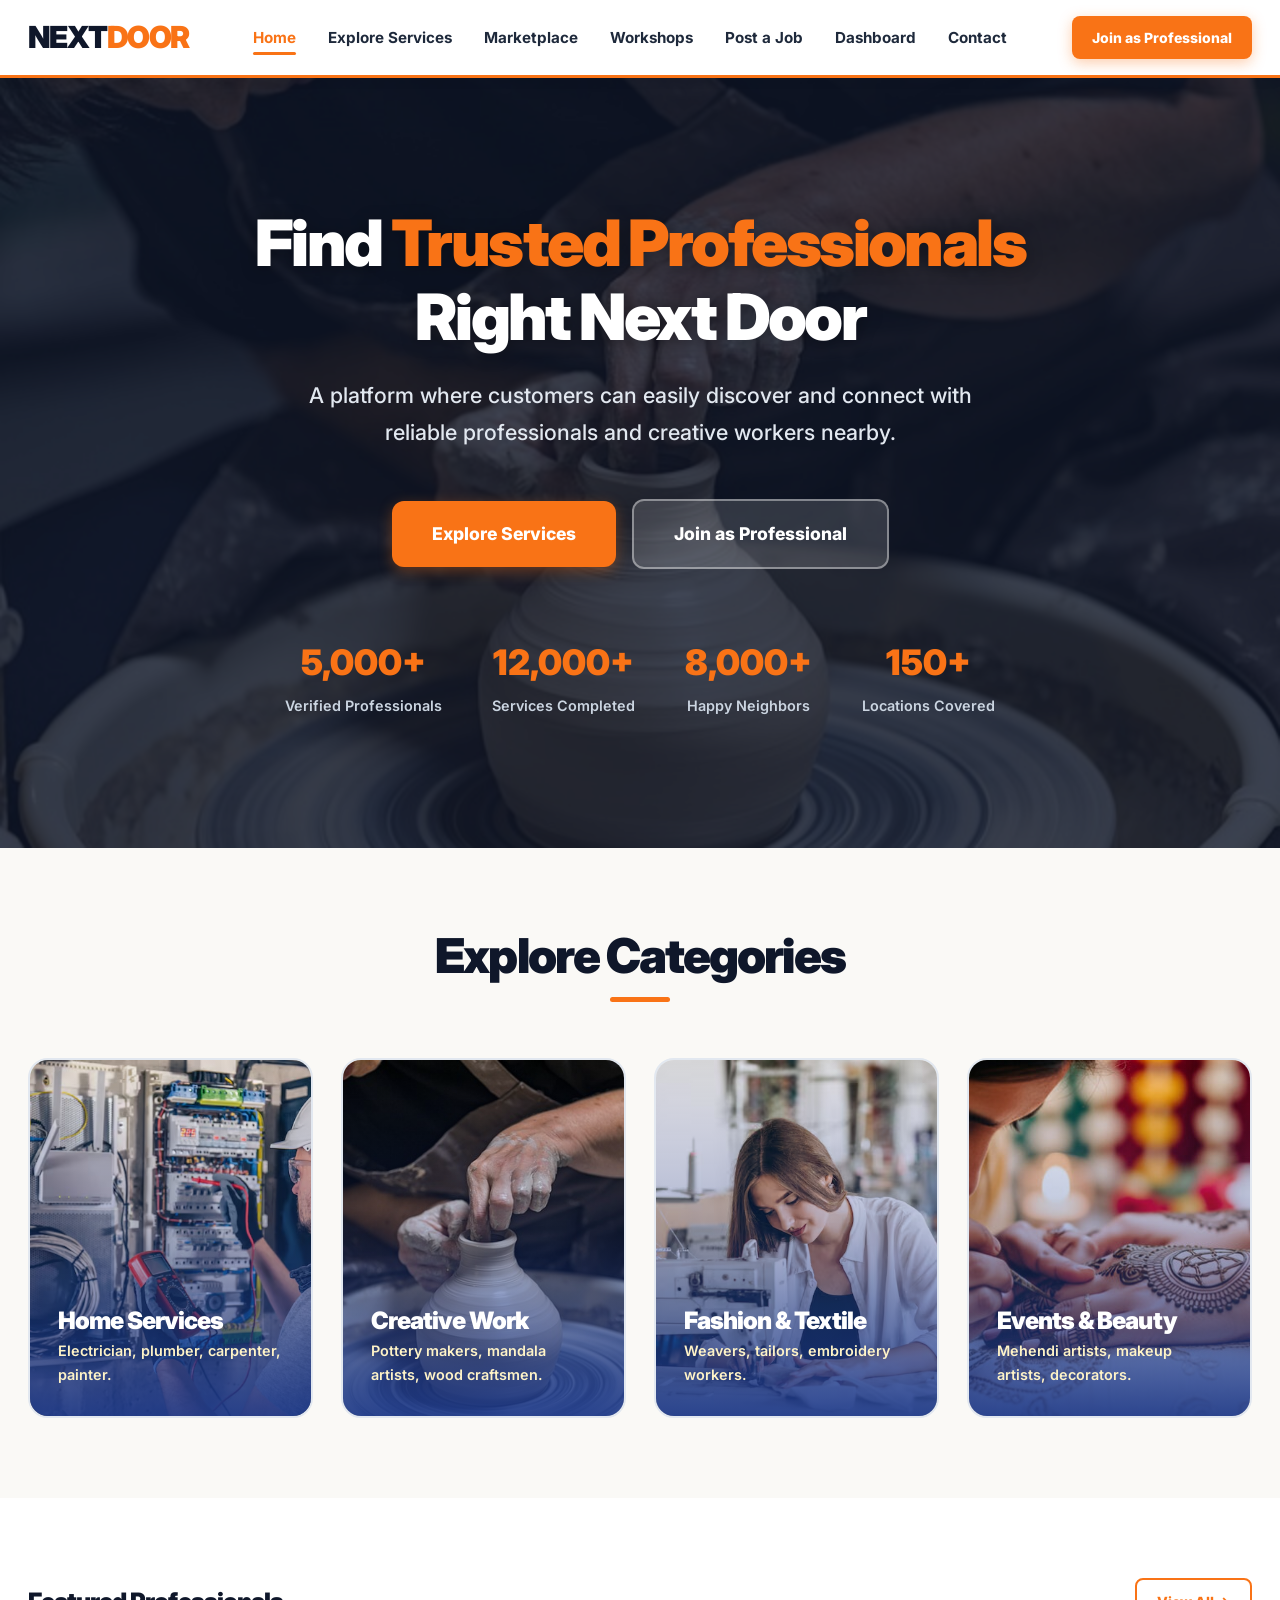
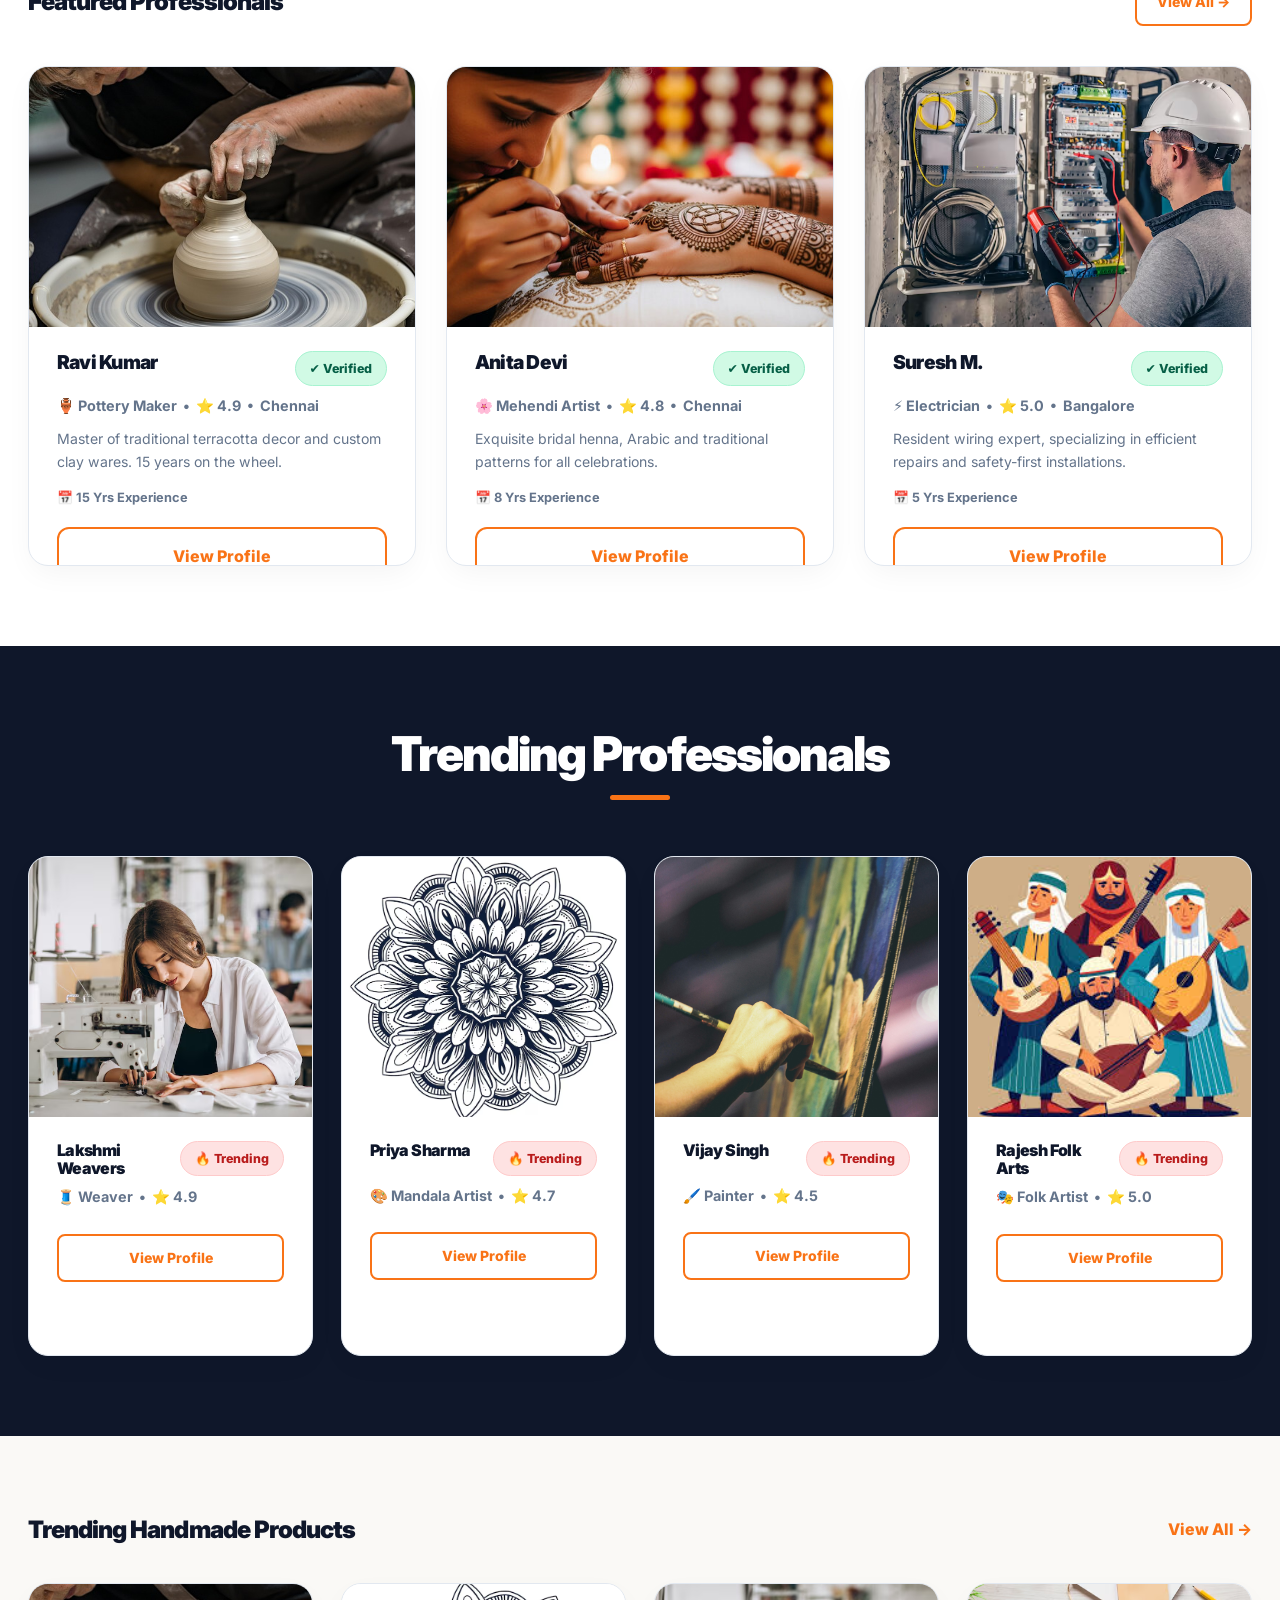
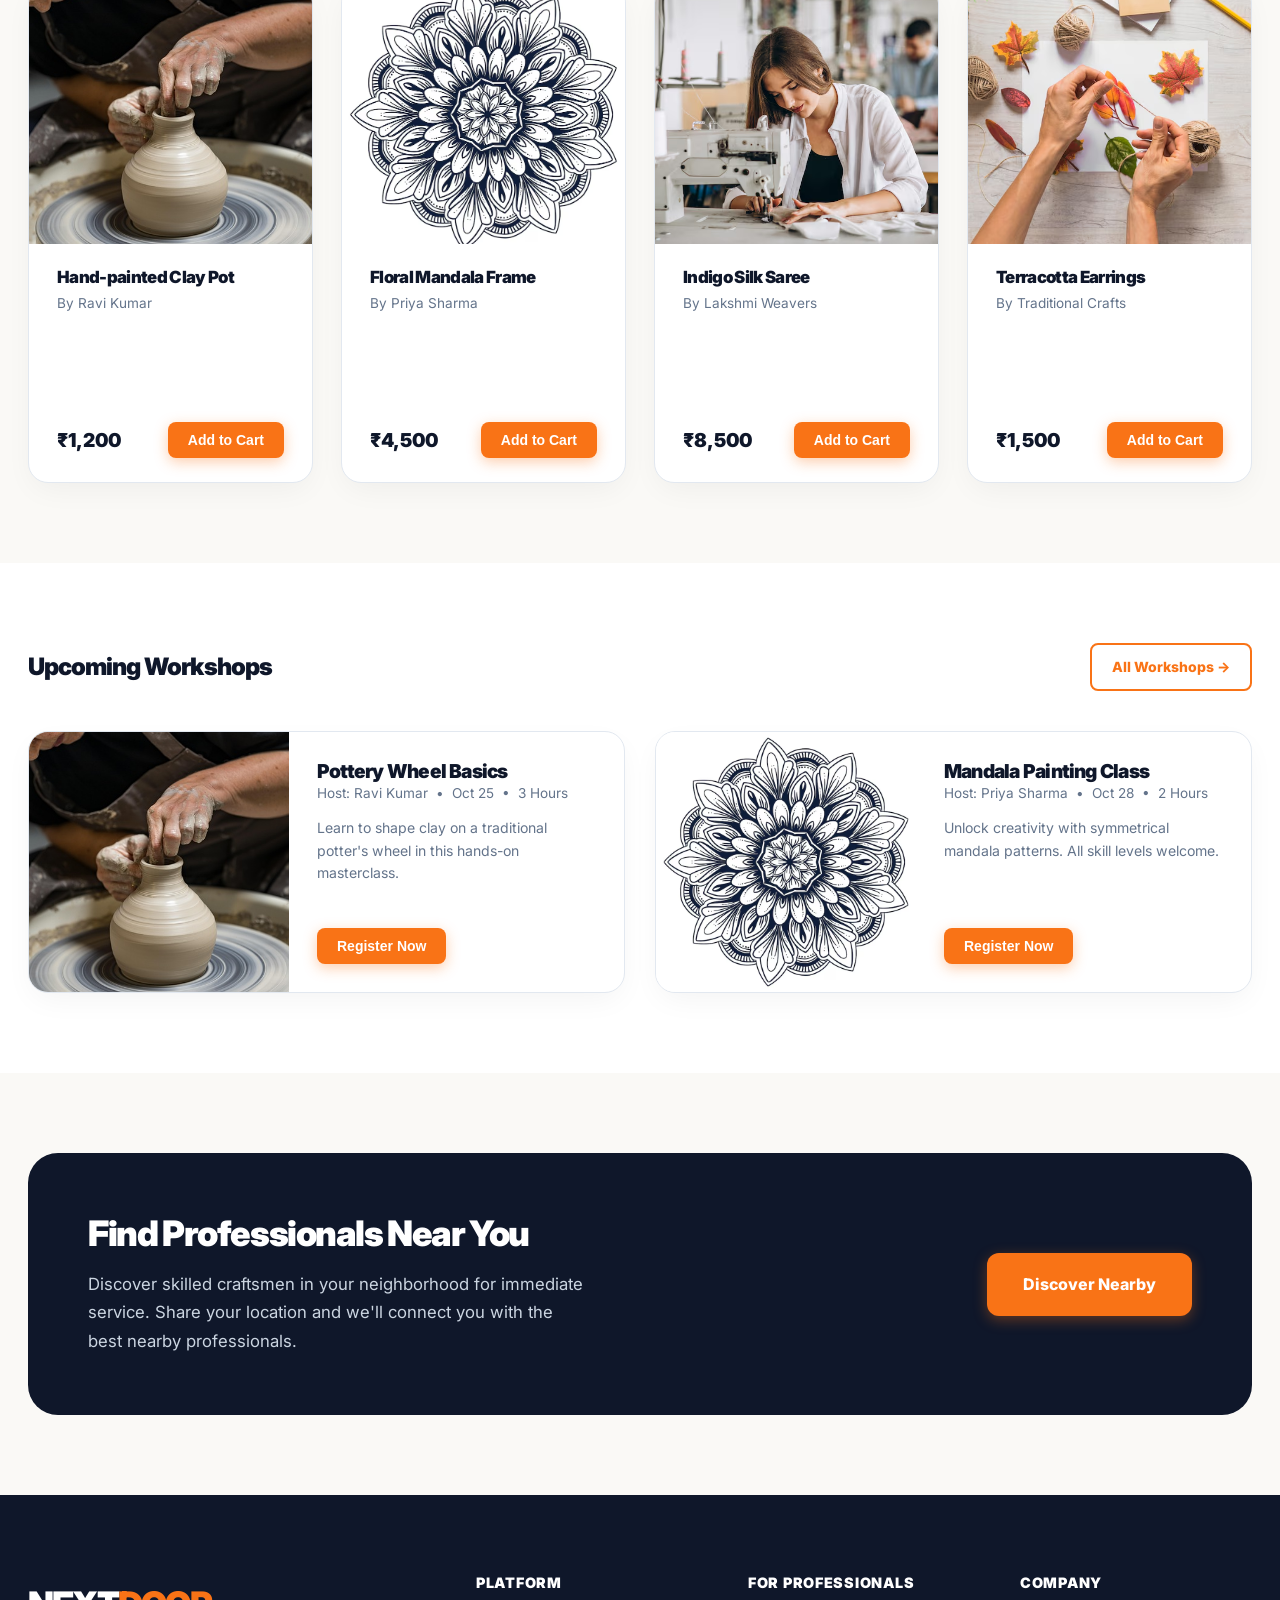
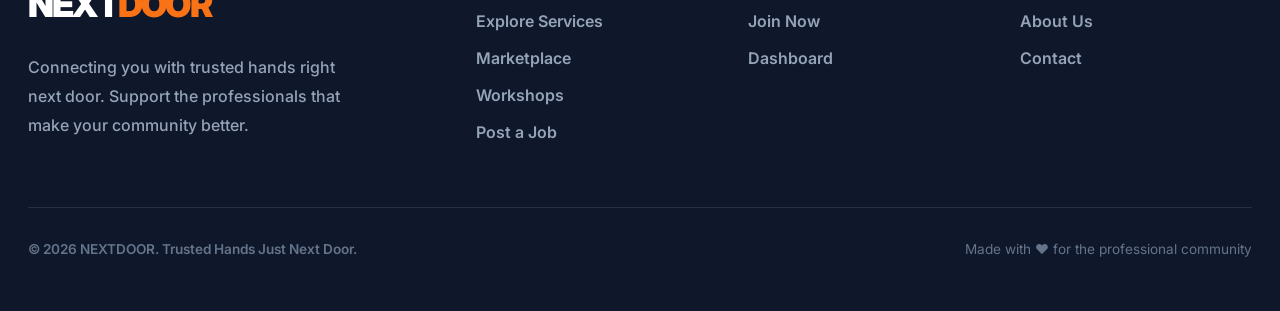
<file: index.html>
<!DOCTYPE html>
<html lang="en">
<head>
  <meta charset="UTF-8">
  <meta name="viewport" content="width=device-width, initial-scale=1.0">
  <meta name="description" content="NEXTDOOR - Trusted Hands Just Next Door. Find local professionals, buy handmade products, and attend workshops.">
  <title>NEXTDOOR – Trusted Hands Just Next Door</title>
  <link rel="preconnect" href="https://fonts.googleapis.com">
  <link href="https://fonts.googleapis.com/css2?family=Inter:wght@400;500;600;700;800;900&display=swap" rel="stylesheet">
  <link rel="stylesheet" href="css/style.css">
</head>
<body>

<!-- ═══ NAV ═══ -->
<nav class="navbar">
  <div class="nav-container">
    <div class="logo" onclick="location.href='index.html'" role="button" aria-label="Home">NEXT<span>DOOR</span></div>
    <ul class="nav-links" id="navLinks">
      <li><a href="index.html" class="active">Home</a></li>
      <li><a href="customer.html">Explore Services</a></li>
      <li><a href="marketplace.html">Marketplace</a></li>
      <li><a href="workshops.html">Workshops</a></li>
      <li><a href="jobs.html">Post a Job</a></li>
      <li><a href="customer_dashboard.html">Dashboard</a></li>
      <li><a href="#contact">Contact</a></li>
    </ul>
    <a href="professional_register.html" class="btn btn-primary btn-sm" style="display:none;" id="joinBtn">Join as Professional</a>
    <div class="hamburger" id="hamburger" onclick="toggleMenu()" aria-label="Menu">
      <div></div><div></div><div></div>
    </div>
  </div>
</nav>

<!-- ═══ HERO ═══ -->
<section class="hero">
  <img src="images/potter.jpg" class="hero-image" alt="Professional at work">
  <div class="container hero-content">
    <h1>Find <span style="color:var(--secondary);">Trusted Professionals</span><br>Right Next Door</h1>
    <p>A platform where customers can easily discover and connect with reliable professionals and creative workers nearby.</p>
    <div class="flex-center">
      <a href="customer.html" class="btn btn-primary" style="padding:18px 40px;font-size:1.1rem;">Explore Services</a>
      <a href="professional_register.html" class="btn btn-ghost" style="padding:18px 40px;font-size:1.1rem;">Join as Professional</a>
    </div>
    <div class="hero-stats">
      <div class="hero-stat"><strong>5,000+</strong><span>Verified Professionals</span></div>
      <div class="hero-stat"><strong>12,000+</strong><span>Services Completed</span></div>
      <div class="hero-stat"><strong>8,000+</strong><span>Happy Neighbors</span></div>
      <div class="hero-stat"><strong>150+</strong><span>Locations Covered</span></div>
    </div>
  </div>
</section>

<!-- ═══ EXPLORE CATEGORIES ═══ -->
<section class="py-5" style="background:var(--beige);">
  <div class="container">
    <h2 class="section-title">Explore Categories</h2>
    <div class="grid-4">

      <!-- Home Services → Electrician image -->
      <div class="cat-card" onclick="location.href='customer.html?cat=Home Services'" role="button">
        <img src="images/electrician.jpg" alt="Electrician project">
        <div class="cat-overlay">
          <h3 class="cat-title">Home Services</h3>
          <p>Electrician, plumber, carpenter, painter.</p>
        </div>
      </div>

      <!-- Traditional Arts → Potter at wheel -->
      <div class="cat-card" onclick="location.href='customer.html?cat=Traditional Arts'" role="button">
        <img src="images/potter.jpg" alt="Craftsman shaping clay">
        <div class="cat-overlay">
          <h3 class="cat-title">Creative Work</h3>
          <p>Pottery makers, mandala artists, wood craftsmen.</p>
        </div>
      </div>

      <!-- Fashion & Textiles → Handloom weaving -->
      <div class="cat-card" onclick="location.href='customer.html?cat=Fashion & Textiles'" role="button">
        <img src="images/tailor.jpg" alt="Textile work">
        <div class="cat-overlay">
          <h3 class="cat-title">Fashion &amp; Textile</h3>
          <p>Weavers, tailors, embroidery workers.</p>
        </div>
      </div>

      <!-- Events & Beauty → Mehendi henna design on hands -->
      <div class="cat-card" onclick="location.href='customer.html?cat=Events & Beauty'" role="button">
        <img src="images/mehandi_artist.jpg" alt="Beauty service">
        <div class="cat-overlay">
          <h3 class="cat-title">Events &amp; Beauty</h3>
          <p>Mehendi artists, makeup artists, decorators.</p>
        </div>
      </div>

    </div>
  </div>
</section>

<!-- ═══ FEATURED ARTISANS ═══ -->
<section class="py-5" style="background:white;">
  <div class="container">
    <div class="flex-between mb-5">
      <h2 style="margin:0;">Featured Professionals</h2>
      <a href="customer.html" class="btn btn-outline btn-sm">View All →</a>
    </div>
    <div class="grid-3">

      <!-- Card 1: Pottery → potter shaping clay -->
      <div class="card">
        <div class="card-img-container">
          <img src="images/potter.jpg" class="card-img" alt="Ravi Kumar - Pottery">
        </div>
        <div class="card-body">
          <div class="card-header">
            <h3 class="card-title">Ravi Kumar</h3>
            <span class="badge badge-verified">✔ Verified</span>
          </div>
          <p class="card-subtitle">🏺 Pottery Maker &nbsp;•&nbsp; ⭐ 4.9 &nbsp;•&nbsp; Chennai</p>
          <p class="card-text" style="margin-bottom:14px;flex:1;">Master of traditional terracotta decor and custom clay wares. 15 years on the wheel.</p>
          <p style="font-size:0.8rem;font-weight:700;color:var(--muted);">📅 15 Yrs Experience</p>
          <a href="artisan_portfolio.html?id=1" class="btn btn-outline btn-block mt-auto" style="margin-top:18px;">View Profile</a>
        </div>
      </div>

      <!-- Card 2: Mehendi Artist → intricate henna design on hands -->
      <div class="card">
        <div class="card-img-container">
          <img src="images/mehandi_artist.jpg" class="card-img" alt="Anita Devi - Mehendi Artist">
        </div>
        <div class="card-body">
          <div class="card-header">
            <h3 class="card-title">Anita Devi</h3>
            <span class="badge badge-verified">✔ Verified</span>
          </div>
          <p class="card-subtitle">🌸 Mehendi Artist &nbsp;•&nbsp; ⭐ 4.8 &nbsp;•&nbsp; Chennai</p>
          <p class="card-text" style="margin-bottom:14px;flex:1;">Exquisite bridal henna, Arabic and traditional patterns for all celebrations.</p>
          <p style="font-size:0.8rem;font-weight:700;color:var(--muted);">📅 8 Yrs Experience</p>
          <a href="professional_profile.html?id=2" class="btn btn-outline btn-block mt-auto" style="margin-top:18px;">View Profile</a>
        </div>
      </div>

      <!-- Card 3: Electrician → electrician fixing wiring -->
      <div class="card">
        <div class="card-img-container">
          <img src="images/electrician.jpg" class="card-img" alt="Suresh M. - Electrician">
        </div>
        <div class="card-body">
          <div class="card-header">
            <h3 class="card-title">Suresh M.</h3>
            <span class="badge badge-verified">✔ Verified</span>
          </div>
          <p class="card-subtitle">⚡ Electrician &nbsp;•&nbsp; ⭐ 5.0 &nbsp;•&nbsp; Bangalore</p>
          <p class="card-text" style="margin-bottom:14px;flex:1;">Resident wiring expert, specializing in efficient repairs and safety-first installations.</p>
          <p style="font-size:0.8rem;font-weight:700;color:var(--muted);">📅 5 Yrs Experience</p>
          <a href="professional_profile.html?id=3" class="btn btn-outline btn-block mt-auto" style="margin-top:18px;">View Profile</a>
        </div>
      </div>
    </div>
  </div>
</section>

<!-- ═══ TRENDING ARTISANS ═══ -->
<section class="py-5" style="background:var(--primary);">
  <div class="container">
    <h2 class="section-title text-white" style="color:white;">Trending Professionals</h2>
    <div class="grid-4">

      <!-- Weaver -->
      <div class="card">
        <div class="card-img-container">
          <img src="images/tailor.jpg" class="card-img" alt="Lakshmi Weavers - Handloom">
        </div>
        <div class="card-body">
          <div class="card-header"><h3 class="card-title" style="font-size:1rem;">Lakshmi Weavers</h3><span class="badge badge-hot">🔥 Trending</span></div>
          <p class="card-subtitle">🧵 Weaver &nbsp;•&nbsp; ⭐ 4.9</p>
          <a href="professional_profile.html?id=5" class="btn btn-outline btn-block btn-sm mt-auto" style="margin-top:14px;">View Profile</a>
        </div>
      </div>

      <!-- Mandala Artist -->
      <div class="card">
        <div class="card-img-container">
          <img src="images/mandela_artist.jpg" class="card-img" alt="Priya Sharma - Mandala Artist">
        </div>
        <div class="card-body">
          <div class="card-header"><h3 class="card-title" style="font-size:1rem;">Priya Sharma</h3><span class="badge badge-hot">🔥 Trending</span></div>
          <p class="card-subtitle">🎨 Mandala Artist &nbsp;•&nbsp; ⭐ 4.7</p>
          <a href="professional_profile.html?id=4" class="btn btn-outline btn-block btn-sm mt-auto" style="margin-top:14px;">View Profile</a>
        </div>
      </div>

      <!-- Painter -->
      <div class="card">
        <div class="card-img-container">
          <img src="images/painter.jpg" class="card-img" alt="Vijay Singh - Wall Painter">
        </div>
        <div class="card-body">
          <div class="card-header"><h3 class="card-title" style="font-size:1rem;">Vijay Singh</h3><span class="badge badge-hot">🔥 Trending</span></div>
          <p class="card-subtitle">🖌️ Painter &nbsp;•&nbsp; ⭐ 4.5</p>
          <a href="artisan_portfolio.html?id=6" class="btn btn-outline btn-block btn-sm mt-auto" style="margin-top:14px;">View Profile</a>
        </div>
      </div>

      <!-- Folk Artist -->
      <div class="card">
        <div class="card-img-container">
          <img src="images/folk_artist.jpg" class="card-img" alt="Rajesh Folk Arts - Folk Artist">
        </div>
        <div class="card-body">
          <div class="card-header"><h3 class="card-title" style="font-size:1rem;">Rajesh Folk Arts</h3><span class="badge badge-hot">🔥 Trending</span></div>
          <p class="card-subtitle">🎭 Folk Artist &nbsp;•&nbsp; ⭐ 5.0</p>
          <a href="artisan_portfolio.html?id=9" class="btn btn-outline btn-block btn-sm mt-auto" style="margin-top:14px;">View Profile</a>
        </div>
      </div>

    </div>
  </div>
</section>

<!-- ═══ TRENDING PRODUCTS ═══ -->
<section class="py-5" style="background:var(--beige);">
  <div class="container">
    <div class="flex-between mb-5">
      <h2 style="margin:0;">Trending Handmade Products</h2>
      <a href="marketplace.html" style="font-weight:800;color:var(--secondary);">View All →</a>
    </div>
    <div class="grid-4">

      <!-- Pottery product -->
      <div class="card">
        <div class="card-img-container">
          <img src="images/potter.jpg" class="card-img" alt="Hand-painted Clay Pot">
        </div>
        <div class="card-body">
          <h3 class="card-title" style="font-size:1.05rem;margin-bottom:4px;">Hand-painted Clay Pot</h3>
          <p class="text-muted" style="font-size:0.85rem;margin-bottom:16px;">By Ravi Kumar</p>
          <div class="flex-between mt-auto">
            <span style="font-weight:900;font-size:1.2rem;color:var(--primary);">₹1,200</span>
            <button class="btn btn-primary btn-sm" onclick="addToCartGeneric('Clay Pot')">Add to Cart</button>
          </div>
        </div>
      </div>

      <!-- Mandala product -->
      <div class="card">
        <div class="card-img-container">
          <img src="images/mandela_artist.jpg" class="card-img" alt="Floral Mandala Art">
        </div>
        <div class="card-body">
          <h3 class="card-title" style="font-size:1.05rem;margin-bottom:4px;">Floral Mandala Frame</h3>
          <p class="text-muted" style="font-size:0.85rem;margin-bottom:16px;">By Priya Sharma</p>
          <div class="flex-between mt-auto">
            <span style="font-weight:900;font-size:1.2rem;color:var(--primary);">₹4,500</span>
            <button class="btn btn-primary btn-sm" onclick="addToCartGeneric('Mandala Art')">Add to Cart</button>
          </div>
        </div>
      </div>

      <!-- Weaving product -->
      <div class="card">
        <div class="card-img-container">
          <img src="images/tailor.jpg" class="card-img" alt="Indigo Silk Saree">
        </div>
        <div class="card-body">
          <h3 class="card-title" style="font-size:1.05rem;margin-bottom:4px;">Indigo Silk Saree</h3>
          <p class="text-muted" style="font-size:0.85rem;margin-bottom:16px;">By Lakshmi Weavers</p>
          <div class="flex-between mt-auto">
            <span style="font-weight:900;font-size:1.2rem;color:var(--primary);">₹8,500</span>
            <button class="btn btn-primary btn-sm" onclick="addToCartGeneric('Silk Saree')">Add to Cart</button>
          </div>
        </div>
      </div>

      <!-- Jewelry product -->
      <div class="card">
        <div class="card-img-container">
          <img src="images/handamdecrafts.jpg" class="card-img" alt="Terracotta Jewelry">
        </div>
        <div class="card-body">
          <h3 class="card-title" style="font-size:1.05rem;margin-bottom:4px;">Terracotta Earrings</h3>
          <p class="text-muted" style="font-size:0.85rem;margin-bottom:16px;">By Traditional Crafts</p>
          <div class="flex-between mt-auto">
            <span style="font-weight:900;font-size:1.2rem;color:var(--primary);">₹1,500</span>
            <button class="btn btn-primary btn-sm" onclick="addToCartGeneric('Earrings')">Add to Cart</button>
          </div>
        </div>
      </div>

    </div>
  </div>
</section>

<!-- ═══ UPCOMING WORKSHOPS ═══ -->
<section class="py-5" style="background:white;">
  <div class="container">
    <div class="flex-between mb-5">
      <h2 style="margin:0;">Upcoming Workshops</h2>
      <a href="workshops.html" class="btn btn-outline btn-sm">All Workshops →</a>
    </div>
    <div class="grid-2">

      <!-- Pottery Workshop -->
      <div class="card" style="flex-direction:row;height:auto;overflow:hidden;">
        <div style="width:260px;flex-shrink:0;overflow:hidden;">
          <img src="images/potter.jpg" style="width:100%;height:100%;object-fit:cover;" alt="Pottery Workshop">
        </div>
        <div class="card-body" style="padding:28px;">
          <h3 class="card-title" style="font-size:1.2rem;">Pottery Wheel Basics</h3>
          <p class="text-muted" style="font-size:0.85rem;margin-bottom:12px;">Host: Ravi Kumar &nbsp;•&nbsp; Oct 25 &nbsp;•&nbsp; 3 Hours</p>
          <p class="card-text" style="flex:1;">Learn to shape clay on a traditional potter's wheel in this hands-on masterclass.</p>
          <button class="btn btn-primary btn-sm mt-auto" style="margin-top:16px;width:fit-content;" onclick="location.href='workshops.html'">Register Now</button>
        </div>
      </div>

      <!-- Mandala Workshop -->
      <div class="card" style="flex-direction:row;height:auto;overflow:hidden;">
        <div style="width:260px;flex-shrink:0;overflow:hidden;">
          <img src="images/mandela_artist.jpg" style="width:100%;height:100%;object-fit:cover;" alt="Mandala Workshop">
        </div>
        <div class="card-body" style="padding:28px;">
          <h3 class="card-title" style="font-size:1.2rem;">Mandala Painting Class</h3>
          <p class="text-muted" style="font-size:0.85rem;margin-bottom:12px;">Host: Priya Sharma &nbsp;•&nbsp; Oct 28 &nbsp;•&nbsp; 2 Hours</p>
          <p class="card-text" style="flex:1;">Unlock creativity with symmetrical mandala patterns. All skill levels welcome.</p>
          <button class="btn btn-primary btn-sm mt-auto" style="margin-top:16px;width:fit-content;" onclick="location.href='workshops.html'">Register Now</button>
        </div>
      </div>

    </div>
  </div>
</section>

<!-- ═══ NEARBY DISCOVERY ═══ -->
<section class="py-5" style="background:var(--beige);">
  <div class="container">
    <div style="background:var(--primary);border-radius:30px;padding:60px;display:flex;justify-content:space-between;align-items:center;gap:30px;flex-wrap:wrap;">
      <div>
        <h2 style="color:white;margin-bottom:16px;font-size:2.2rem;">Find Professionals Near You</h2>
        <p style="color:#cbd5e1;max-width:500px;font-size:1.05rem;">Discover skilled craftsmen in your neighborhood for immediate service. Share your location and we'll connect you with the best nearby professionals.</p>
      </div>
      <div style="display:flex;gap:16px;flex-shrink:0;flex-wrap:wrap;">
        <a href="customer.html" class="btn btn-primary" style="padding:18px 36px;">Discover Nearby</a>
      </div>
    </div>
  </div>
</section>

<!-- ═══ FOOTER ═══ -->
<footer id="contact">
  <div class="container">
    <div style="display:grid;grid-template-columns:1fr 2fr;gap:60px;align-items:start;margin-bottom:60px;flex-wrap:wrap;">
      <div>
        <div class="footer-logo">NEXT<span>DOOR</span></div>
        <p style="color:#94a3b8;max-width:340px;font-weight:500;line-height:1.8;">Connecting you with trusted hands right next door. Support the professionals that make your community better.</p>
      </div>
      <div style="display:grid;grid-template-columns:repeat(3,1fr);gap:40px;">
        <div>
          <h4 style="color:white;font-size:0.9rem;margin-bottom:16px;text-transform:uppercase;letter-spacing:0.05em;">Platform</h4>
          <div style="display:flex;flex-direction:column;gap:10px;">
            <a href="customer.html" style="color:#94a3b8;font-weight:600;">Explore Services</a>
            <a href="marketplace.html" style="color:#94a3b8;font-weight:600;">Marketplace</a>
            <a href="workshops.html" style="color:#94a3b8;font-weight:600;">Workshops</a>
            <a href="jobs.html" style="color:#94a3b8;font-weight:600;">Post a Job</a>
          </div>
        </div>
        <div>
          <h4 style="color:white;font-size:0.9rem;margin-bottom:16px;text-transform:uppercase;letter-spacing:0.05em;">For Professionals</h4>
          <div style="display:flex;flex-direction:column;gap:10px;">
            <a href="professional_register.html" style="color:#94a3b8;font-weight:600;">Join Now</a>
            <a href="professional_dashboard.html" style="color:#94a3b8;font-weight:600;">Dashboard</a>
          </div>
        </div>
        <div>
          <h4 style="color:white;font-size:0.9rem;margin-bottom:16px;text-transform:uppercase;letter-spacing:0.05em;">Company</h4>
          <div style="display:flex;flex-direction:column;gap:10px;">
            <a href="#" style="color:#94a3b8;font-weight:600;">About Us</a>
            <a href="#" style="color:#94a3b8;font-weight:600;">Contact</a>
          </div>
        </div>
      </div>
    </div>
    <div style="border-top:1px solid rgba(255,255,255,0.1);padding-top:30px;display:flex;justify-content:space-between;align-items:center;flex-wrap:wrap;gap:16px;">
      <p style="color:#64748b;font-size:0.85rem;font-weight:600;">&copy; 2026 NEXTDOOR. Trusted Hands Just Next Door.</p>
      <p style="color:#64748b;font-size:0.85rem;">Made with ❤️ for the professional community</p>
    </div>
  </div>
</footer>

<script src="js/script.js"></script>
<script>
  // show join button only on desktop
  (function() {
    const btn = document.getElementById('joinBtn');
    if (btn && window.innerWidth >= 900) btn.style.display = 'inline-flex';
  })();
</script>
</body>
</html>
</file>
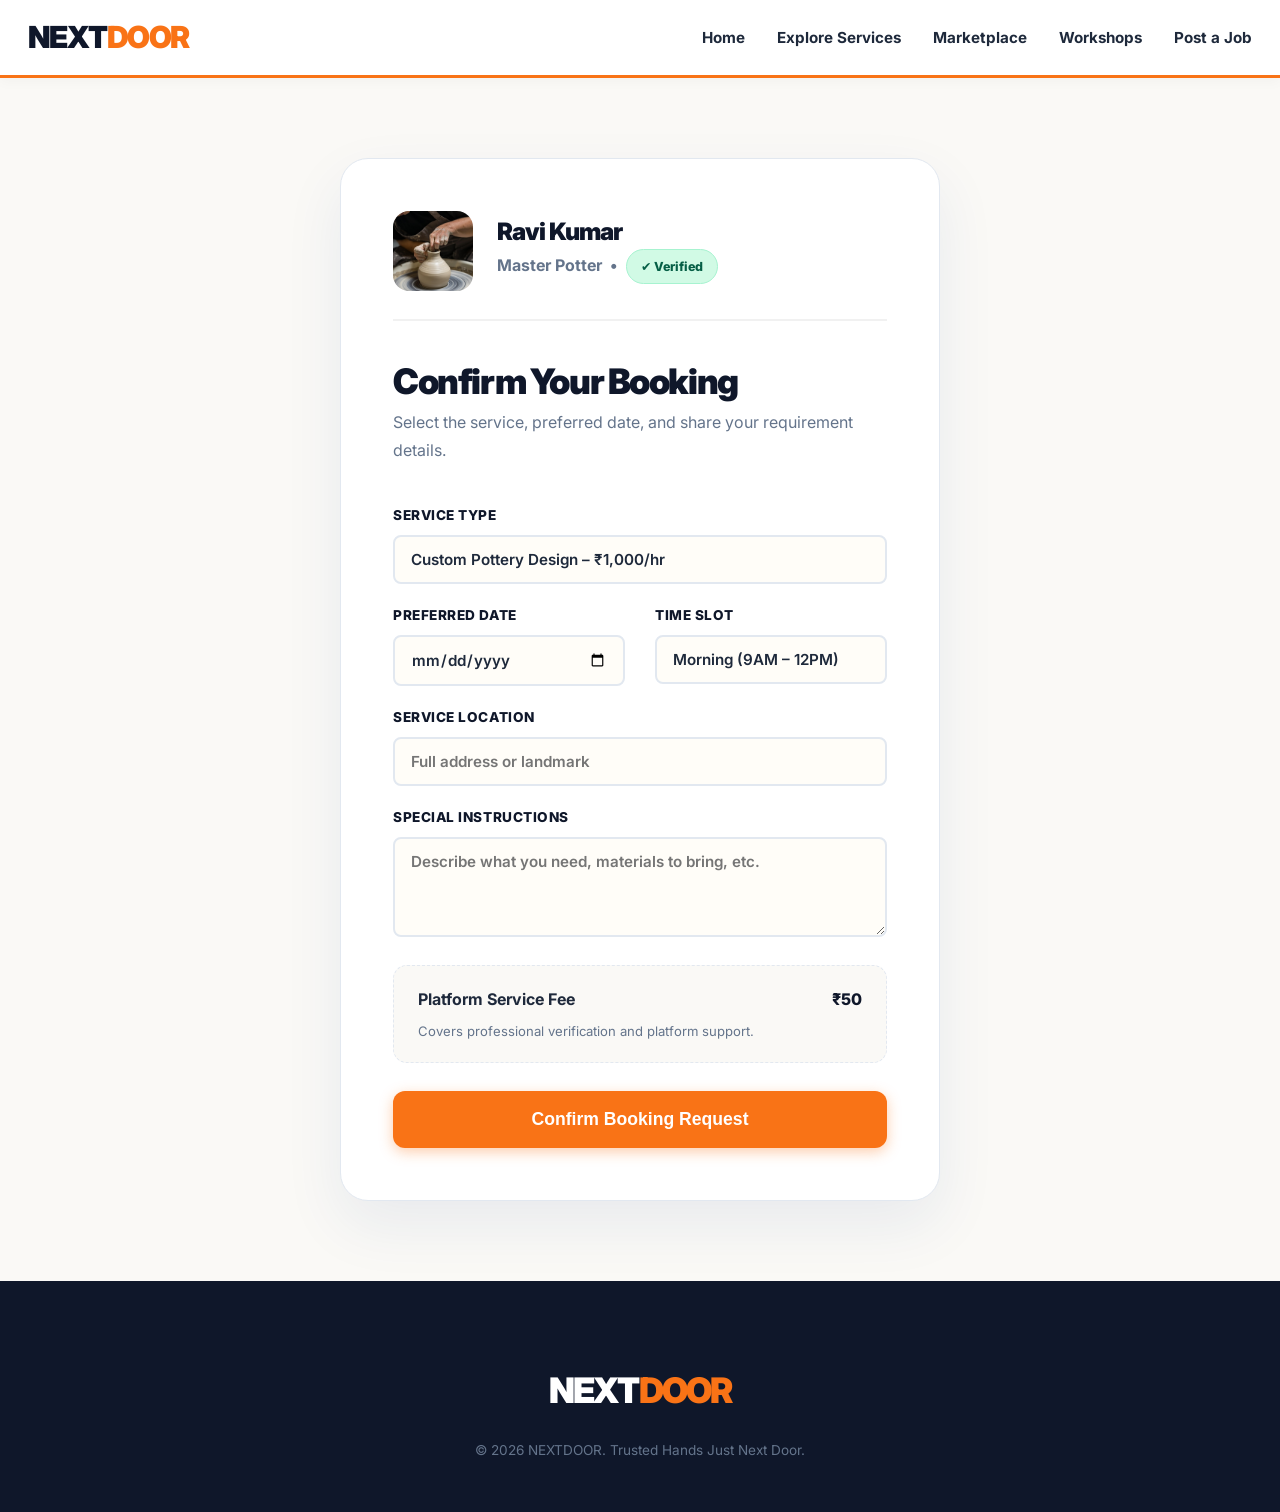
<file: booking.html>
<!DOCTYPE html>
<html lang="en">
<head>
  <meta charset="UTF-8">
  <meta name="viewport" content="width=device-width, initial-scale=1.0">
  <title>Book Service – NEXTDOOR</title>
  <link href="https://fonts.googleapis.com/css2?family=Inter:wght@400;500;600;700;800;900&display=swap" rel="stylesheet">
  <link rel="stylesheet" href="css/style.css">
</head>
<body style="background:var(--beige);">

<nav class="navbar">
  <div class="nav-container">
    <div class="logo" onclick="location.href='index.html'">NEXT<span>DOOR</span></div>
    <ul class="nav-links" id="navLinks">
      <li><a href="index.html">Home</a></li>
      <li><a href="customer.html">Explore Services</a></li>
      <li><a href="marketplace.html">Marketplace</a></li>
      <li><a href="workshops.html">Workshops</a></li>
      <li><a href="jobs.html">Post a Job</a></li>
    </ul>
    <div class="hamburger" onclick="toggleMenu()"><div></div><div></div><div></div></div>
  </div>
</nav>

<div class="container py-5">
  <div class="max-600" style="background:white;border-radius:28px;border:1.5px solid var(--border);padding:52px;box-shadow:0 24px 60px rgba(30,58,138,0.08);">

    <!-- Artisan Summary at top -->
    <div class="flex-start mb-5 pb-5" style="padding-bottom:28px;border-bottom:2px solid var(--beige-dk);flex-wrap:nowrap;gap:24px;">
      <img src="images/potter.jpg" style="width:80px;height:80px;border-radius:16px;object-fit:cover;flex-shrink:0;" alt="Ravi Kumar">
      <div>
        <h2 style="font-size:1.5rem;margin:0;">Ravi Kumar</h2>
        <p class="text-muted" style="font-weight:700;margin-top:4px;">Master Potter &nbsp;•&nbsp; <span class="badge badge-verified">✔ Verified</span></p>
      </div>
    </div>

    <h1 style="font-size:2.2rem;margin-bottom:8px;">Confirm Your Booking</h1>
    <p class="text-muted mb-5">Select the service, preferred date, and share your requirement details.</p>

    <form onsubmit="event.preventDefault();alert('Booking Request Sent! Ravi will confirm within 2 hours.');location.href='customer_dashboard.html';">
      <div class="form-group">
        <label class="form-label">Service Type</label>
        <select class="form-control" required>
          <option value="custom">Custom Pottery Design – ₹1,000/hr</option>
          <option value="restoration">Traditional Restoration – ₹1,200/hr</option>
          <option value="bulk">Bulk / Event Order – Get Quote</option>
        </select>
      </div>
      <div class="grid-2">
        <div class="form-group">
          <label class="form-label">Preferred Date</label>
          <input type="date" class="form-control" required>
        </div>
        <div class="form-group">
          <label class="form-label">Time Slot</label>
          <select class="form-control">
            <option>Morning (9AM – 12PM)</option>
            <option>Afternoon (2PM – 5PM)</option>
            <option>Evening (6PM – 8PM)</option>
          </select>
        </div>
      </div>
      <div class="form-group">
        <label class="form-label">Service Location</label>
        <input type="text" class="form-control" placeholder="Full address or landmark" required>
      </div>
      <div class="form-group">
        <label class="form-label">Special Instructions</label>
        <textarea class="form-control" placeholder="Describe what you need, materials to bring, etc."></textarea>
      </div>

      <div style="background:var(--beige);padding:20px 24px;border-radius:14px;border:1.5px dashed var(--border);margin-bottom:28px;">
        <div class="flex-between">
          <span style="font-weight:700;">Platform Service Fee</span>
          <span style="font-weight:800;color:var(--primary);">₹50</span>
        </div>
        <p class="text-muted" style="font-size:0.82rem;margin-top:6px;">Covers professional verification and platform support.</p>
      </div>

      <button type="submit" class="btn btn-primary btn-block" style="padding:18px;font-size:1.1rem;">Confirm Booking Request</button>
    </form>
  </div>
</div>

<footer>
  <div class="container text-center">
    <div class="footer-logo">NEXT<span>DOOR</span></div>
    <p style="color:#64748b;font-size:0.85rem;">&copy; 2026 NEXTDOOR. Trusted Hands Just Next Door.</p>
  </div>
</footer>
<script src="js/script.js"></script>
</body>
</html>
</file>
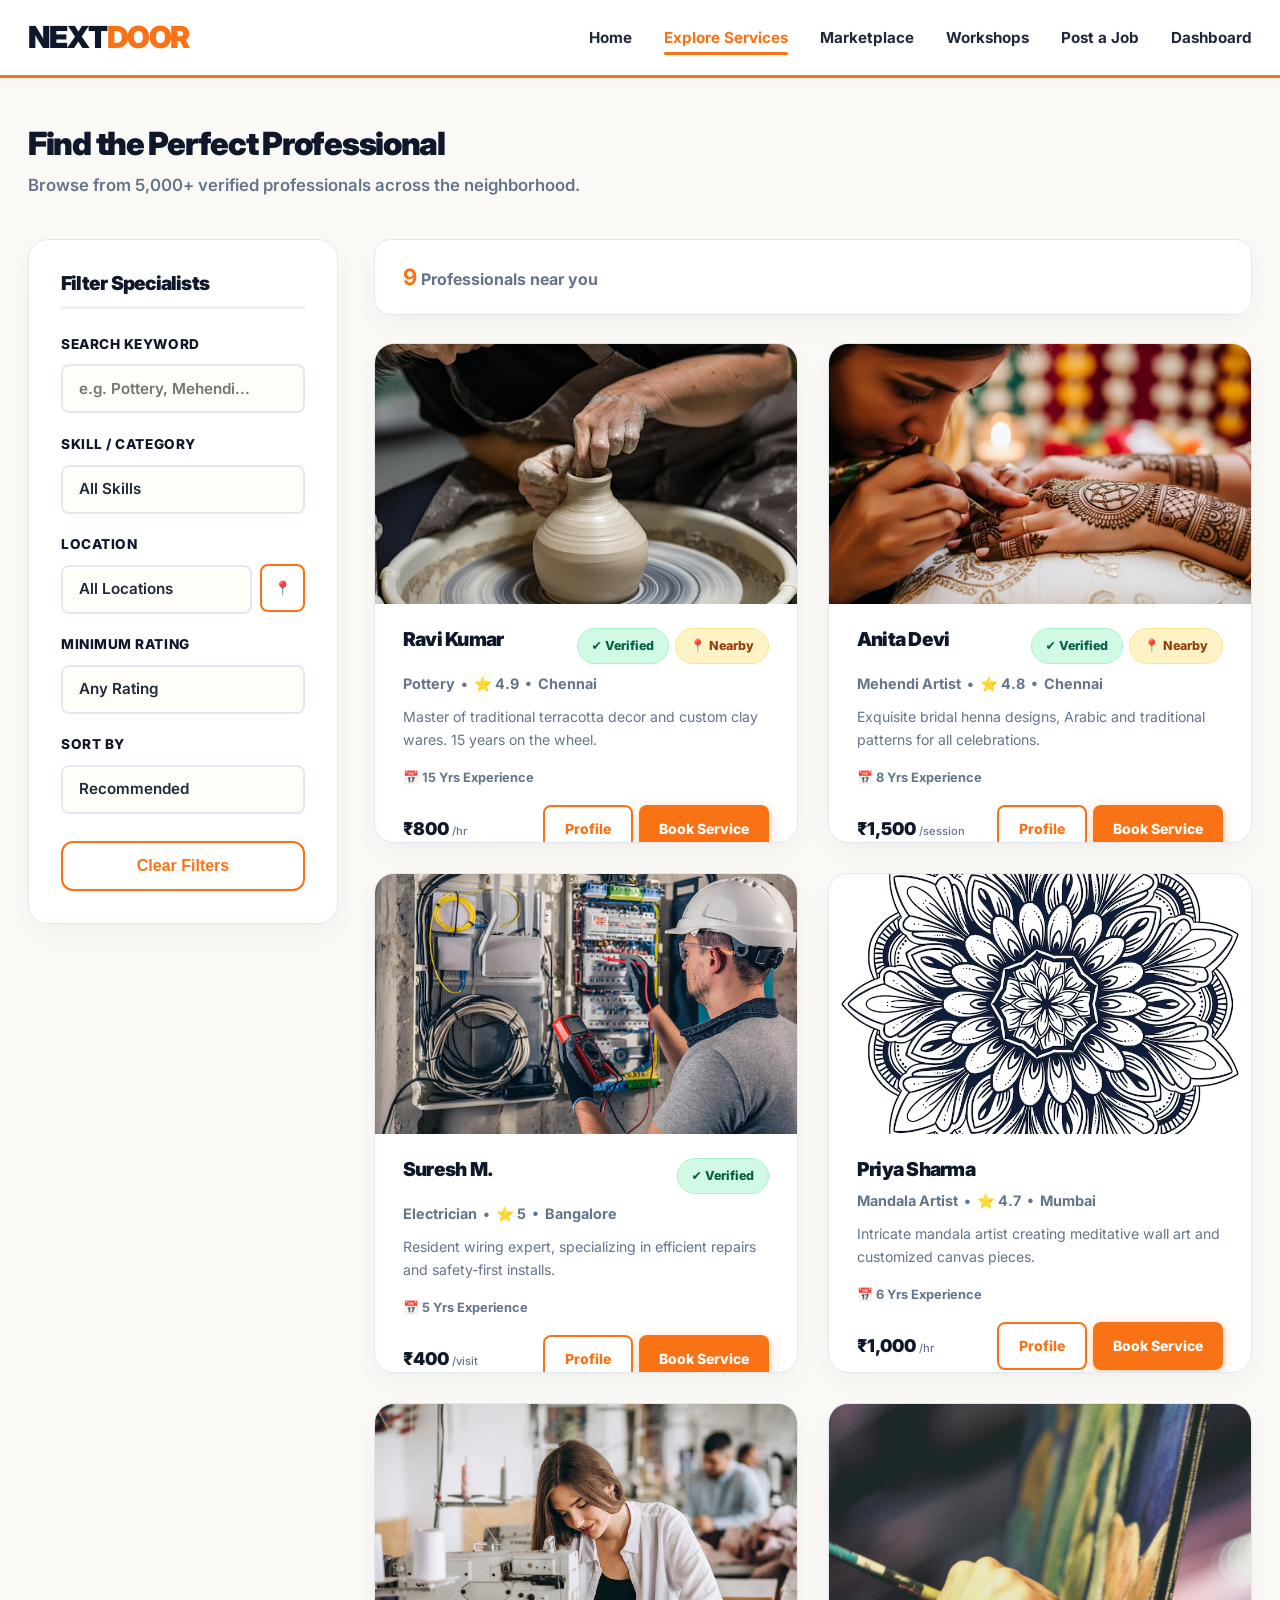
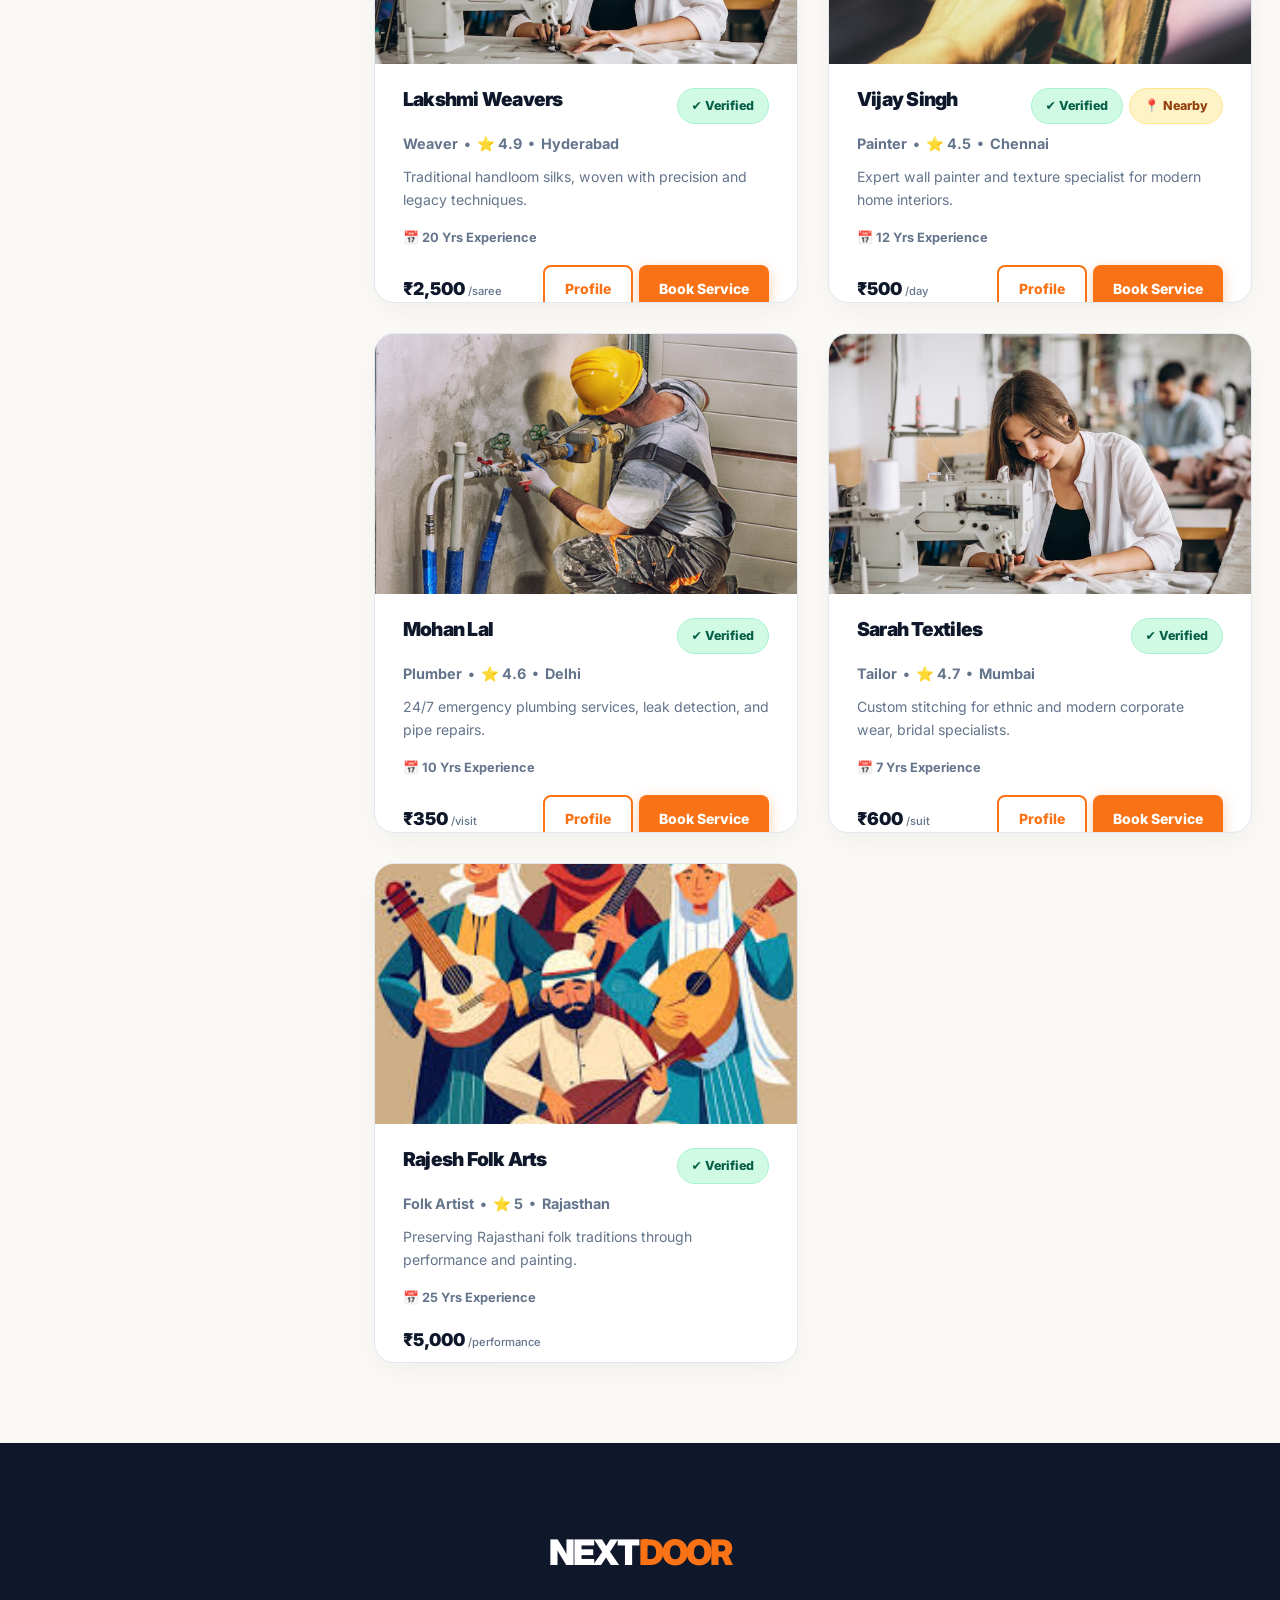
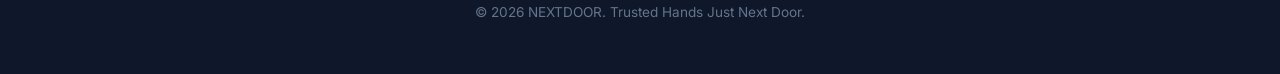
<file: customer.html>
<!DOCTYPE html>
<html lang="en">
<head>
  <meta charset="UTF-8">
  <meta name="viewport" content="width=device-width, initial-scale=1.0">
  <title>Explore Services – NEXTDOOR</title>
  <link href="https://fonts.googleapis.com/css2?family=Inter:wght@400;500;600;700;800;900&display=swap" rel="stylesheet">
  <link rel="stylesheet" href="css/style.css">
</head>
<body style="background:var(--beige);">

<nav class="navbar">
  <div class="nav-container">
    <div class="logo" onclick="location.href='index.html'">NEXT<span>DOOR</span></div>
    <ul class="nav-links" id="navLinks">
      <li><a href="index.html">Home</a></li>
      <li><a href="customer.html" class="active">Explore Services</a></li>
      <li><a href="marketplace.html">Marketplace</a></li>
      <li><a href="workshops.html">Workshops</a></li>
      <li><a href="jobs.html">Post a Job</a></li>
      <li><a href="customer_dashboard.html">Dashboard</a></li>
    </ul>
    <div class="hamburger" onclick="toggleMenu()"><div></div><div></div><div></div></div>
  </div>
</nav>

<div class="container" style="padding-top:48px;padding-bottom:80px;">
  <h1 style="margin-bottom:8px;">Find the Perfect Professional</h1>
  <p class="text-muted" style="margin-bottom:40px;font-size:1.05rem;font-weight:600;">Browse from 5,000+ verified professionals across the neighborhood.</p>

  <div style="display:grid;grid-template-columns:310px 1fr;gap:36px;align-items:start;">
    <aside class="filters-panel">
      <h3 style="font-size:1.2rem;margin-bottom:24px;border-bottom:3px solid var(--beige-dk);padding-bottom:12px;">Filter Specialists</h3>
      <div class="form-group">
        <label class="form-label">Search Keyword</label>
        <input type="text" id="filterKeyword" class="form-control" placeholder="e.g. Pottery, Mehendi..." oninput="applyFilters()">
      </div>
      <div class="form-group">
        <label class="form-label">Skill / Category</label>
        <select id="filterSkill" class="form-control" onchange="applyFilters()">
          <option value="all">All Skills</option>
          <optgroup label="Home Services">
            <option value="Electrician">Electrician</option>
            <option value="Plumber">Plumber</option>
            <option value="Painter">Painter</option>
          </optgroup>
          <optgroup label="Traditional Arts">
            <option value="Pottery">Pottery</option>
            <option value="Mandala Artist">Mandala Artist</option>
            <option value="Folk Artist">Folk Artist</option>
          </optgroup>
          <optgroup label="Fashion & Textiles">
            <option value="Weaver">Weaver</option>
            <option value="Tailor">Tailor</option>
          </optgroup>
          <optgroup label="Events & Beauty">
            <option value="Mehendi Artist">Mehendi Artist</option>
          </optgroup>
        </select>
      </div>
      <div class="form-group">
        <label class="form-label">Location</label>
        <div style="display:flex;gap:8px;">
          <select id="filterLocation" class="form-control" onchange="applyFilters()">
            <option value="all">All Locations</option>
            <option value="Chennai">Chennai</option>
            <option value="Bangalore">Bangalore</option>
            <option value="Mumbai">Mumbai</option>
            <option value="Delhi">Delhi</option>
          </select>
          <button class="btn btn-outline btn-sm" style="flex-shrink:0;padding:0 12px;height:48px;" onclick="detectLocation()" title="Detect My Location">📍</button>
        </div>
      </div>
      <div class="form-group">
        <label class="form-label">Minimum Rating</label>
        <select id="filterRating" class="form-control" onchange="applyFilters()">
          <option value="0">Any Rating</option>
          <option value="4.5">4.5 &amp; Above</option>
          <option value="4.0">4.0 &amp; Above</option>
        </select>
      </div>
      <div class="form-group">
        <label class="form-label">Sort By</label>
        <select id="sortOption" class="form-control" onchange="applyFilters()">
          <option value="recommended">Recommended</option>
          <option value="rating_high">Top Rated</option>
          <option value="price_low">Lowest Price</option>
          <option value="exp_high">Most Experienced</option>
        </select>
      </div>
      <button class="btn btn-outline btn-block" style="margin-top:8px;"
        onclick="['filterKeyword','filterSkill','filterLocation','filterRating','sortOption'].forEach(id=>{const el=document.getElementById(id);if(el)el.value=id==='filterKeyword'?'':'all';});applyFilters();">Clear Filters</button>
    </aside>

    <main>
      <div class="flex-between" style="background:white;padding:18px 28px;border-radius:16px;border:1.5px solid var(--border);margin-bottom:28px;box-shadow:var(--card-shadow);">
        <p style="margin:0;font-weight:700;">
          <strong id="resultsCount" style="color:var(--secondary);font-size:1.4rem;">9</strong>
          <span style="color:var(--muted);"> Professionals near you</span>
        </p>
      </div>
      <div class="grid-2" id="servicesGrid"></div>
    </main>
  </div>
</div>

<footer>
  <div class="container text-center">
    <div class="footer-logo">NEXT<span>DOOR</span></div>
    <p style="color:#64748b;font-size:0.85rem;">&copy; 2026 NEXTDOOR. Trusted Hands Just Next Door.</p>
  </div>
</footer>
<script>
  function detectLocation() {
    if (navigator.geolocation) {
      alert("Detecting location...");
      // Mock detection
      setTimeout(() => {
        document.getElementById('filterLocation').value = 'Chennai';
        applyFilters();
        alert("Location detected: Chennai");
      }, 1000);
    } else {
      alert("Geolocation not supported.");
    }
  }
</script>
<script src="js/script.js"></script>
</body>
</html>
</file>
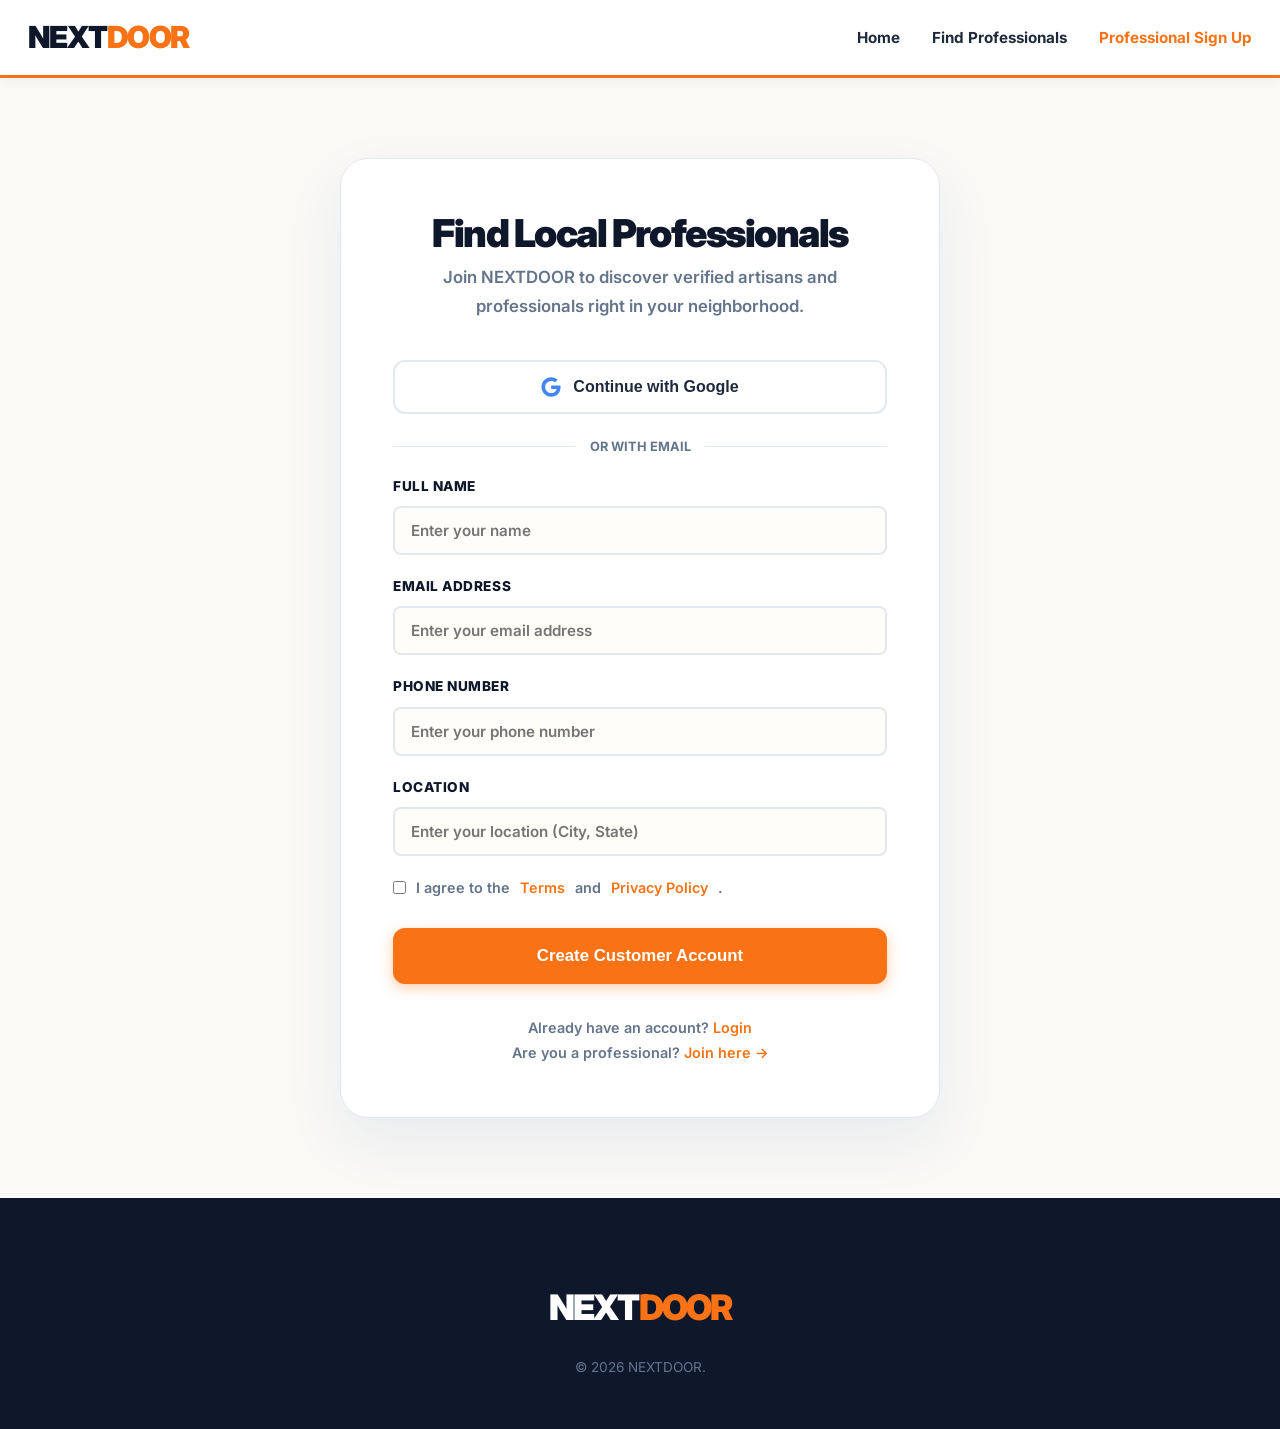
<file: customer_register.html>
<!DOCTYPE html>
<html lang="en">
<head>
  <meta charset="UTF-8">
  <meta name="viewport" content="width=device-width, initial-scale=1.0">
  <title>Join as Customer – NEXTDOOR</title>
  <link href="https://fonts.googleapis.com/css2?family=Inter:wght@400;500;600;700;800;900&display=swap" rel="stylesheet">
  <link rel="stylesheet" href="css/style.css">
</head>
<body style="background:var(--beige);">

<nav class="navbar">
  <div class="nav-container">
    <div class="logo" onclick="location.href='index.html'">NEXT<span>DOOR</span></div>
    <ul class="nav-links" id="navLinks">
      <li><a href="index.html">Home</a></li>
      <li><a href="customer.html">Find Professionals</a></li>
      <li><a href="professional_register.html" style="color:var(--secondary);">Professional Sign Up</a></li>
    </ul>
    <div class="hamburger" onclick="toggleMenu()"><div></div><div></div><div></div></div>
  </div>
</nav>

<div class="container py-5">
  <div class="max-600" style="background:white;border-radius:28px;border:1.5px solid var(--border);padding:52px;box-shadow:0 24px 60px rgba(30,58,138,0.08);">

    <div class="text-center mb-5">
      <h1 style="font-size:2.4rem;margin-bottom:8px;">Find Local Professionals</h1>
      <p class="text-muted" style="font-size:1.05rem;font-weight:600;">Join NEXTDOOR to discover verified artisans and professionals right in your neighborhood.</p>
    </div>

    <button class="btn btn-outline btn-block mb-4" style="padding:15px;gap:12px;border-color:var(--border);color:var(--slate);">
      <svg xmlns="http://www.w3.org/2000/svg" width="20" height="20" viewBox="0 0 488 512"><path fill="#4285f4" d="M488 261.8C488 403.3 391.1 504 248 504 110.8 504 0 393.2 0 256S110.8 8 248 8c66.8 0 123 24.5 166.3 64.9l-67.5 64.9C258.5 52.6 94.3 116.6 94.3 256c0 86.5 69.1 156.6 153.7 156.6 98.2 0 135-70.4 140.8-106.9H248v-85.3h236.1c2.3 12.7 3.9 24.9 3.9 41.4z"/></svg>
      Continue with Google
    </button>

    <div style="text-align:center;position:relative;margin-bottom:28px;">
      <hr style="border:0;border-top:1px solid var(--border);">
      <span style="position:absolute;top:-10px;left:50%;transform:translateX(-50%);background:white;padding:0 14px;color:var(--muted);font-size:0.8rem;font-weight:700;">OR WITH EMAIL</span>
    </div>

    <form onsubmit="event.preventDefault();alert('Account Created! Welcome!');location.href='customer_dashboard.html';">
      <div class="form-group">
        <label class="form-label">Full Name</label>
        <input type="text" class="form-control" placeholder="Enter your name" required>
      </div>
      <div class="form-group">
        <label class="form-label">Email Address</label>
        <input type="email" class="form-control" placeholder="Enter your email address" required>
      </div>
      <div class="form-group">
        <label class="form-label">Phone Number</label>
        <input type="tel" class="form-control" placeholder="Enter your phone number" required>
      </div>
      <div class="form-group">
        <label class="form-label">Location</label>
        <input type="text" class="form-control" placeholder="Enter your location (City, State)" required>
      </div>
      <div class="form-group" style="margin-bottom:28px;">
        <label class="flex-start" style="gap:10px;cursor:pointer;font-size:0.9rem;font-weight:600;color:var(--muted);">
          <input type="checkbox" required>
          I agree to the <a href="#" style="color:var(--secondary);">Terms</a> and <a href="#" style="color:var(--secondary);">Privacy Policy</a>.
        </label>
      </div>
      <button type="submit" class="btn btn-primary btn-block" style="padding:18px;font-size:1.05rem;">Create Customer Account</button>
    </form>

    <p class="text-center mt-4" style="font-size:0.9rem;font-weight:600;color:var(--muted);">Already have an account? <a href="#" style="color:var(--secondary);">Login</a></p>
    <p class="text-center mt-2" style="font-size:0.9rem;font-weight:600;color:var(--muted);">Are you a professional? <a href="artisan_register.html" style="color:var(--secondary);">Join here →</a></p>
  </div>
</div>

<footer>
  <div class="container text-center">
    <div class="footer-logo">NEXT<span>DOOR</span></div>
    <p style="color:#64748b;font-size:0.85rem;">&copy; 2026 NEXTDOOR.</p>
  </div>
</footer>
<script src="js/script.js"></script>
</body>
</html>
</file>
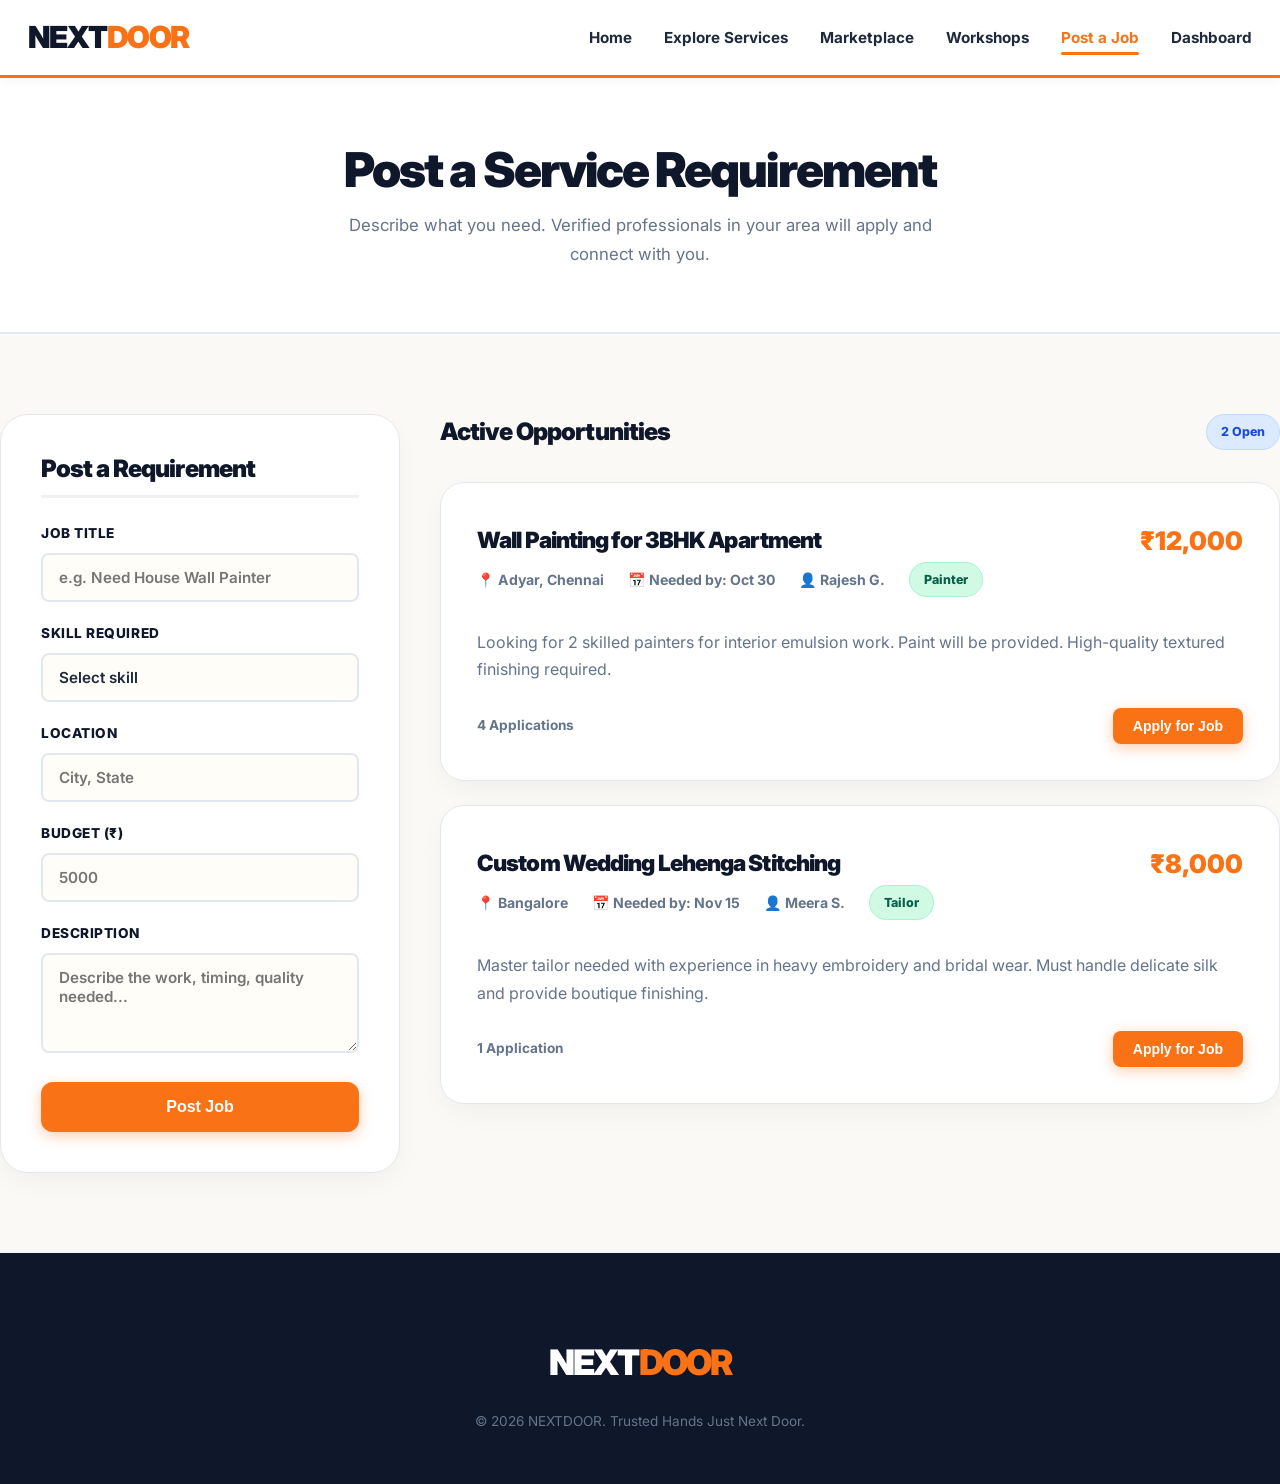
<file: jobs.html>
<!DOCTYPE html>
<html lang="en">
<head>
  <meta charset="UTF-8">
  <meta name="viewport" content="width=device-width, initial-scale=1.0">
  <title>Community Jobs – NEXTDOOR</title>
  <link href="https://fonts.googleapis.com/css2?family=Inter:wght@400;500;600;700;800;900&display=swap" rel="stylesheet">
  <link rel="stylesheet" href="css/style.css">
</head>
<body style="background:var(--beige);">

<nav class="navbar">
  <div class="nav-container">
    <div class="logo" onclick="location.href='index.html'">NEXT<span>DOOR</span></div>
    <ul class="nav-links" id="navLinks">
      <li><a href="index.html">Home</a></li>
      <li><a href="customer.html">Explore Services</a></li>
      <li><a href="marketplace.html">Marketplace</a></li>
      <li><a href="workshops.html">Workshops</a></li>
      <li><a href="jobs.html" class="active">Post a Job</a></li>
      <li><a href="customer_dashboard.html">Dashboard</a></li>
    </ul>
    <div class="hamburger" onclick="toggleMenu()"><div></div><div></div><div></div></div>
  </div>
</nav>

<div style="background:white;padding:4rem 0;text-align:center;border-bottom:2px solid var(--border);">
  <div class="container">
    <h1 style="font-size:3rem;margin-bottom:14px;">Post a Service Requirement</h1>
    <p class="text-muted" style="max-width:600px;margin:0 auto;font-size:1.05rem;">Describe what you need. Verified professionals in your area will apply and connect with you.</p>
  </div>
</div>

<div class="container py-5">
  <div style="display:grid;grid-template-columns:400px 1fr;gap:40px;align-items:start;">

    <!-- Post Job Form -->
    <aside>
      <div style="background:white;border-radius:28px;border:1.5px solid var(--border);padding:40px;box-shadow:var(--card-shadow);">
        <h2 style="font-size:1.5rem;margin-bottom:24px;border-bottom:3px solid var(--beige-dk);padding-bottom:12px;">Post a Requirement</h2>
        <form onsubmit="postJob(event)">
          <div class="form-group">
            <label class="form-label">Job Title</label>
            <input type="text" id="jobTitle" class="form-control" placeholder="e.g. Need House Wall Painter" required>
          </div>
          <div class="form-group">
            <label class="form-label">Skill Required</label>
            <select id="jobSkill" class="form-control" required>
              <option value="">Select skill</option>
              <option>Painter</option>
              <option>Electrician</option>
              <option>Plumber</option>
              <option>Tailor</option>
              <option>Potter</option>
              <option>Mehendi Artist</option>
              <option>Weaver</option>
              <option>Mandala Artist</option>
              <option>Folk Artist</option>
            </select>
          </div>
          <div class="form-group">
            <label class="form-label">Location</label>
            <input type="text" id="jobLoc" class="form-control" placeholder="City, State" required>
          </div>
          <div class="form-group">
            <label class="form-label">Budget (₹)</label>
            <input type="number" id="jobBudget" class="form-control" placeholder="5000" required>
          </div>
          <div class="form-group">
            <label class="form-label">Description</label>
            <textarea id="jobDesc" class="form-control" placeholder="Describe the work, timing, quality needed..." required></textarea>
          </div>
          <button type="submit" class="btn btn-primary btn-block" style="padding:16px;">Post Job</button>
        </form>
      </div>
    </aside>

    <!-- Listings -->
    <main>
      <div class="flex-between mb-4">
        <h2 style="margin:0;">Active Opportunities</h2>
        <span class="badge badge-new" id="jobCountBadge">2 Open</span>
      </div>
      <div style="display:flex;flex-direction:column;gap:24px;" id="jobsList">

        <!-- Job 1: Painter -->
        <div style="background:white;border-radius:24px;border:1.5px solid var(--border);padding:36px;box-shadow:var(--card-shadow);transition:var(--transition);"
          onmouseover="this.style.borderColor='var(--secondary)'" onmouseout="this.style.borderColor='var(--border)'">
          <div class="flex-between mb-3">
            <h3 style="margin:0;font-size:1.4rem;color:var(--primary);">Wall Painting for 3BHK Apartment</h3>
            <span style="font-weight:900;font-size:1.6rem;color:var(--secondary);">₹12,000</span>
          </div>
          <div class="flex-start mb-4" style="gap:24px;font-weight:700;color:var(--muted);font-size:0.88rem;">
            <span>📍 Adyar, Chennai</span>
            <span>📅 Needed by: Oct 30</span>
            <span>👤 Rajesh G.</span>
            <span class="badge badge-verified">Painter</span>
          </div>
          <p style="color:var(--muted);margin-bottom:24px;">Looking for 2 skilled painters for interior emulsion work. Paint will be provided. High-quality textured finishing required.</p>
          <div class="flex-between">
            <span class="text-muted" style="font-size:0.85rem;font-weight:700;">4 Applications</span>
            <button class="btn btn-primary btn-sm" onclick="alert('Application Sent!')">Apply for Job</button>
          </div>
        </div>

        <!-- Job 2: Tailor -->
        <div style="background:white;border-radius:24px;border:1.5px solid var(--border);padding:36px;box-shadow:var(--card-shadow);transition:var(--transition);"
          onmouseover="this.style.borderColor='var(--secondary)'" onmouseout="this.style.borderColor='var(--border)'">
          <div class="flex-between mb-3">
            <h3 style="margin:0;font-size:1.4rem;color:var(--primary);">Custom Wedding Lehenga Stitching</h3>
            <span style="font-weight:900;font-size:1.6rem;color:var(--secondary);">₹8,000</span>
          </div>
          <div class="flex-start mb-4" style="gap:24px;font-weight:700;color:var(--muted);font-size:0.88rem;">
            <span>📍 Bangalore</span>
            <span>📅 Needed by: Nov 15</span>
            <span>👤 Meera S.</span>
            <span class="badge badge-verified">Tailor</span>
          </div>
          <p style="color:var(--muted);margin-bottom:24px;">Master tailor needed with experience in heavy embroidery and bridal wear. Must handle delicate silk and provide boutique finishing.</p>
          <div class="flex-between">
            <span class="text-muted" style="font-size:0.85rem;font-weight:700;">1 Application</span>
            <button class="btn btn-primary btn-sm" onclick="alert('Application Sent!')">Apply for Job</button>
          </div>
        </div>

      </div>
    </main>
  </div>
</div>

<footer>
  <div class="container text-center">
    <div class="footer-logo">NEXT<span>DOOR</span></div>
    <p style="color:#64748b;font-size:0.85rem;">&copy; 2026 NEXTDOOR. Trusted Hands Just Next Door.</p>
  </div>
</footer>

<script src="js/script.js"></script>
<script>
function postJob(e) {
  e.preventDefault();
  const title = document.getElementById('jobTitle').value;
  const skill = document.getElementById('jobSkill').value;
  const loc   = document.getElementById('jobLoc').value;
  const budget= document.getElementById('jobBudget').value;
  const desc  = document.getElementById('jobDesc').value;
  const list  = document.getElementById('jobsList');
  const badge = document.getElementById('jobCountBadge');
  const card = document.createElement('div');
  card.style.cssText = 'background:white;border-radius:24px;border:1.5px solid var(--secondary);padding:36px;box-shadow:var(--card-shadow);';
  card.innerHTML = `<div class="flex-between mb-3"><h3 style="margin:0;font-size:1.4rem;color:var(--primary);">${title}</h3><span style="font-weight:900;font-size:1.6rem;color:var(--secondary);">₹${parseInt(budget).toLocaleString()}</span></div>
    <div class="flex-start mb-4" style="gap:24px;font-weight:700;color:var(--muted);font-size:0.88rem;"><span>📍 ${loc}</span><span class="badge badge-new">${skill}</span></div>
    <p style="color:var(--muted);margin-bottom:24px;">${desc}</p>
    <div class="flex-between"><span class="badge badge-nearby">Just Posted</span><button class="btn btn-outline btn-sm">Apply for Job</button></div>`;
  list.prepend(card);
  e.target.reset();
  badge.textContent = (list.children.length) + ' Open';
  addToCartGeneric('Job Posted Successfully');
}
</script>
</body>
</html>
</file>
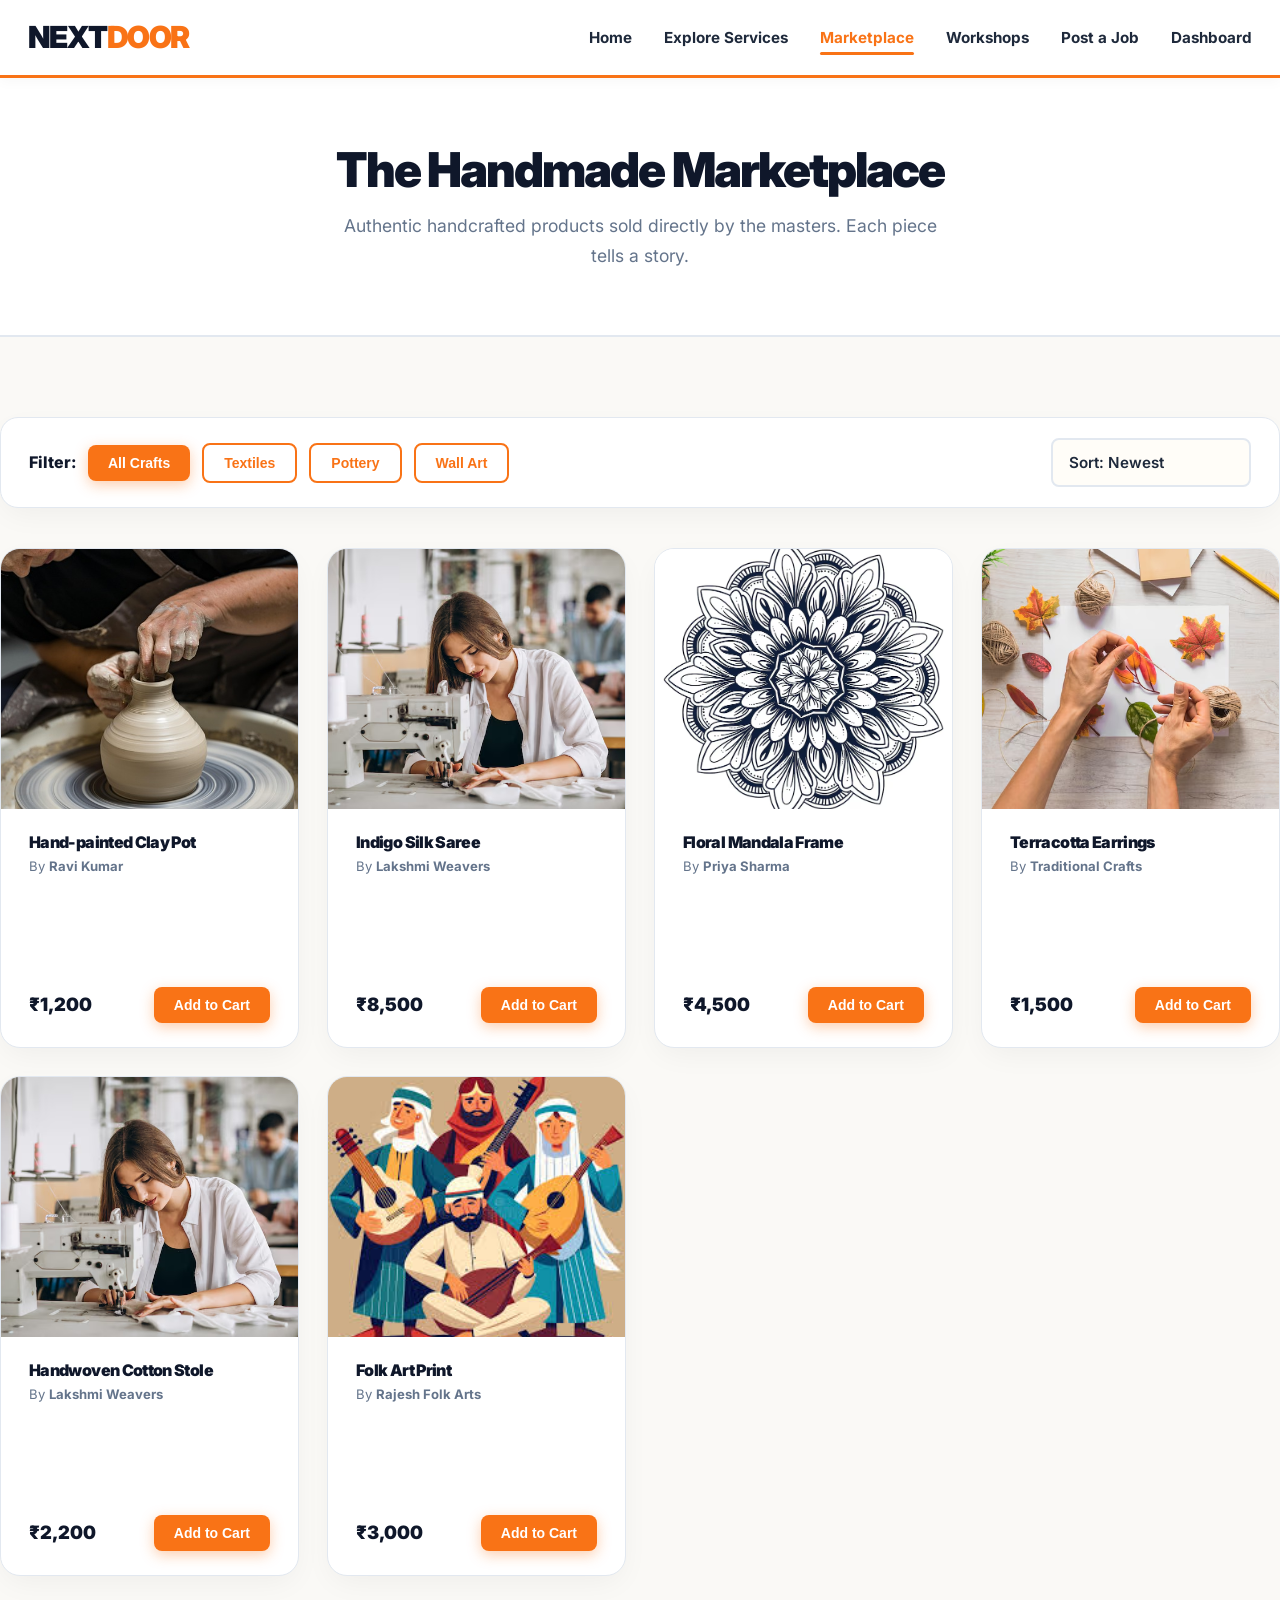
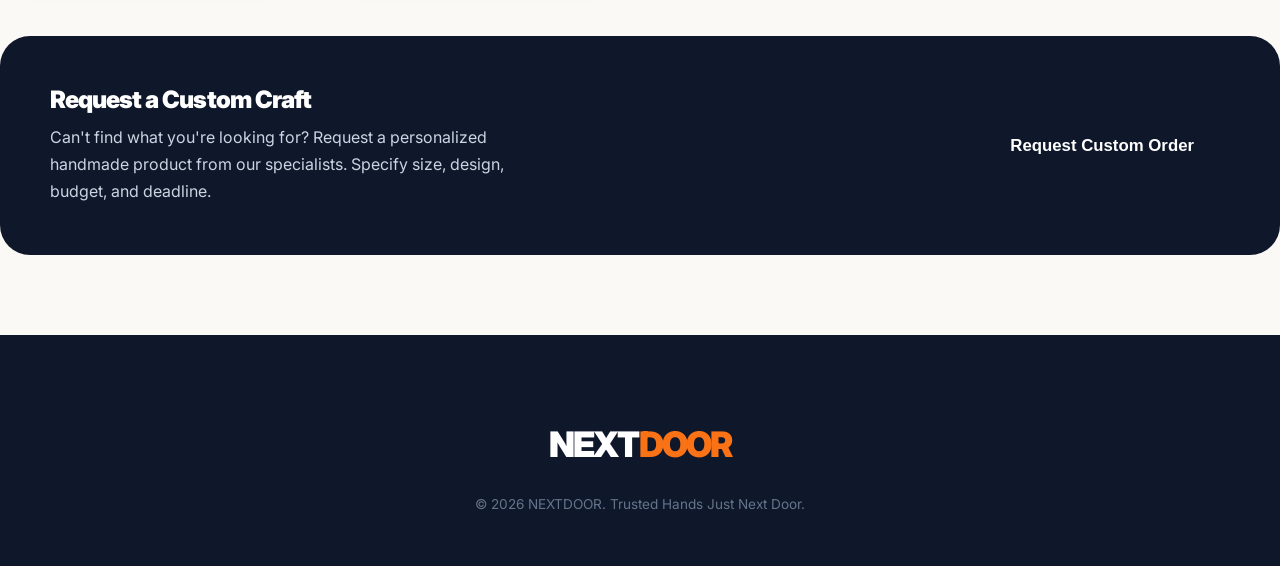
<file: marketplace.html>
<!DOCTYPE html>
<html lang="en">
<head>
  <meta charset="UTF-8">
  <meta name="viewport" content="width=device-width, initial-scale=1.0">
  <title>NEXTDOOR Marketplace – Unique Handmade Crafts</title>
  <link href="https://fonts.googleapis.com/css2?family=Inter:wght@400;500;600;700;800;900&display=swap" rel="stylesheet">
  <link rel="stylesheet" href="css/style.css">
</head>
<body style="background:var(--beige);">

<nav class="navbar">
  <div class="nav-container">
    <div class="logo" onclick="location.href='index.html'">NEXT<span>DOOR</span></div>
    <ul class="nav-links" id="navLinks">
      <li><a href="index.html">Home</a></li>
      <li><a href="customer.html">Explore Services</a></li>
      <li><a href="marketplace.html" class="active">Marketplace</a></li>
      <li><a href="workshops.html">Workshops</a></li>
      <li><a href="jobs.html">Post a Job</a></li>
      <li><a href="customer_dashboard.html">Dashboard</a></li>
    </ul>
    <div class="hamburger" onclick="toggleMenu()"><div></div><div></div><div></div></div>
  </div>
</nav>

<div style="background:white;padding:4rem 0;text-align:center;border-bottom:2px solid var(--border);">
  <div class="container">
    <h1 style="font-size:3rem;margin-bottom:14px;">The Handmade Marketplace</h1>
    <p class="text-muted" style="max-width:600px;margin:0 auto;font-size:1.1rem;">Authentic handcrafted products sold directly by the masters. Each piece tells a story.</p>
  </div>
</div>

<div class="container py-5">
  <!-- Filter bar -->
  <div class="flex-between mb-5" style="background:white;padding:20px 28px;border-radius:18px;border:1.5px solid var(--border);box-shadow:var(--card-shadow);">
    <div class="flex-start">
      <span style="font-weight:800;color:var(--primary);">Filter:</span>
      <button class="btn btn-primary btn-sm" id="filterAll" onclick="filterProducts('all',this)">All Crafts</button>
      <button class="btn btn-outline btn-sm" id="filterTextiles" onclick="filterProducts('Textiles',this)">Textiles</button>
      <button class="btn btn-outline btn-sm" id="filterPottery" onclick="filterProducts('Pottery',this)">Pottery</button>
      <button class="btn btn-outline btn-sm" id="filterArt" onclick="filterProducts('Art',this)">Wall Art</button>
    </div>
    <select class="form-control" style="width:200px;" id="marketSort" onchange="renderProducts()">
      <option value="default">Sort: Newest</option>
      <option value="low">Price: Low to High</option>
      <option value="high">Price: High to Low</option>
    </select>
  </div>

  <div class="grid-4" id="productsGrid">
    <!-- injected by JS -->
  </div>

  <!-- Custom Order CTA -->
  <div style="margin-top:60px;background:var(--primary);border-radius:30px;padding:50px;display:flex;justify-content:space-between;align-items:center;flex-wrap:wrap;gap:24px;">
    <div>
      <h2 style="color:white;margin-bottom:10px;">Request a Custom Craft</h2>
      <p style="color:#cbd5e1;max-width:500px;">Can't find what you're looking for? Request a personalized handmade product from our specialists. Specify size, design, budget, and deadline.</p>
    </div>
    <button class="btn btn-secondary" style="padding:18px 36px;font-size:1.05rem;" onclick="document.getElementById('customModal').style.display='flex'">Request Custom Order</button>
  </div>
</div>

<!-- Custom Order Modal -->
<div id="customModal" style="display:none;position:fixed;inset:0;background:rgba(0,0,0,0.5);z-index:2000;justify-content:center;align-items:center;">
  <div style="background:white;border-radius:28px;padding:48px;max-width:550px;width:90%;max-height:90vh;overflow-y:auto;position:relative;">
    <button onclick="document.getElementById('customModal').style.display='none'" style="position:absolute;top:20px;right:24px;background:none;border:none;font-size:1.8rem;cursor:pointer;color:var(--muted);">&times;</button>
    <h2 style="margin-bottom:24px;">Custom Craft Request</h2>
    <form onsubmit="event.preventDefault();document.getElementById('customModal').style.display='none';addToCartGeneric('Custom Order');">
      <div class="form-group">
        <label class="form-label">Craft Type</label>
        <select class="form-control" required>
          <option value="">Select category</option>
          <option>Pottery / Ceramics</option>
          <option>Handloom / Textiles</option>
          <option>Mandala / Wall Art</option>
          <option>Tailoring / Apparel</option>
        </select>
      </div>
      <div class="form-group">
        <label class="form-label">Design Description</label>
        <textarea class="form-control" placeholder="Describe your design, size, colors..." required></textarea>
      </div>
      <div class="grid-2">
        <div class="form-group">
          <label class="form-label">Budget (₹)</label>
          <input type="number" class="form-control" placeholder="5000" required>
        </div>
        <div class="form-group">
          <label class="form-label">Deadline</label>
          <input type="date" class="form-control" required>
        </div>
      </div>
      <button type="submit" class="btn btn-primary btn-block" style="padding:16px;">Submit Request</button>
    </form>
  </div>
</div>

<footer>
  <div class="container text-center">
    <div class="footer-logo">NEXT<span>DOOR</span></div>
    <p style="color:#64748b;font-size:0.85rem;">&copy; 2026 NEXTDOOR. Trusted Hands Just Next Door.</p>
  </div>
</footer>

<script src="js/script.js"></script>
<script>
let currentFilter = 'all';
const allProducts = [
  { name: "Hand-painted Clay Pot", price: 1200, img: "images/potter.jpg", creator: "Ravi Kumar", tag: "Pottery" },
  { name: "Indigo Silk Saree",     price: 8500, img: "images/tailor.jpg", creator: "Lakshmi Weavers", tag: "Textiles" },
  { name: "Floral Mandala Frame",  price: 4500, img: "images/mandela_artist.jpg", creator: "Priya Sharma", tag: "Art" },
  { name: "Terracotta Earrings",   price: 1500, img: "images/handamdecrafts.jpg", creator: "Traditional Crafts", tag: "Pottery" },
  { name: "Handwoven Cotton Stole", price: 2200, img: "images/tailor.jpg", creator: "Lakshmi Weavers", tag: "Textiles" },
  { name: "Folk Art Print",        price: 3000, img: "images/folk_artist.jpg", creator: "Rajesh Folk Arts", tag: "Art" },
];

function filterProducts(tag, btn) {
  currentFilter = tag;
  document.querySelectorAll('[id^=filter]').forEach(b=>{ b.className='btn btn-outline btn-sm'; });
  if(btn) { btn.className='btn btn-primary btn-sm'; }
  renderProducts();
}

function renderProducts() {
  const sort = document.getElementById('marketSort')?.value || 'default';
  let list = currentFilter === 'all' ? [...allProducts] : allProducts.filter(p => p.tag === currentFilter);
  if (sort === 'low')  list.sort((a,b) => a.price - b.price);
  if (sort === 'high') list.sort((a,b) => b.price - a.price);
  document.getElementById('productsGrid').innerHTML = list.map(p => `
    <div class="card">
      <div class="card-img-container">
        <img src="${p.img}" class="card-img" alt="${p.name}">
      </div>
      <div class="card-body">
        <h3 class="card-title" style="font-size:1rem;margin-bottom:4px;">${p.name}</h3>
        <p class="text-muted" style="font-size:0.82rem;margin-bottom:16px;">By <strong>${p.creator}</strong></p>
        <div class="flex-between mt-auto">
          <span style="font-weight:900;font-size:1.15rem;color:var(--primary);">₹${p.price.toLocaleString()}</span>
          <button class="btn btn-primary btn-sm" onclick="addToCartGeneric('${p.name}')">Add to Cart</button>
        </div>
      </div>
    </div>`).join('');
}
renderProducts();
</script>
</body>
</html>
</file>
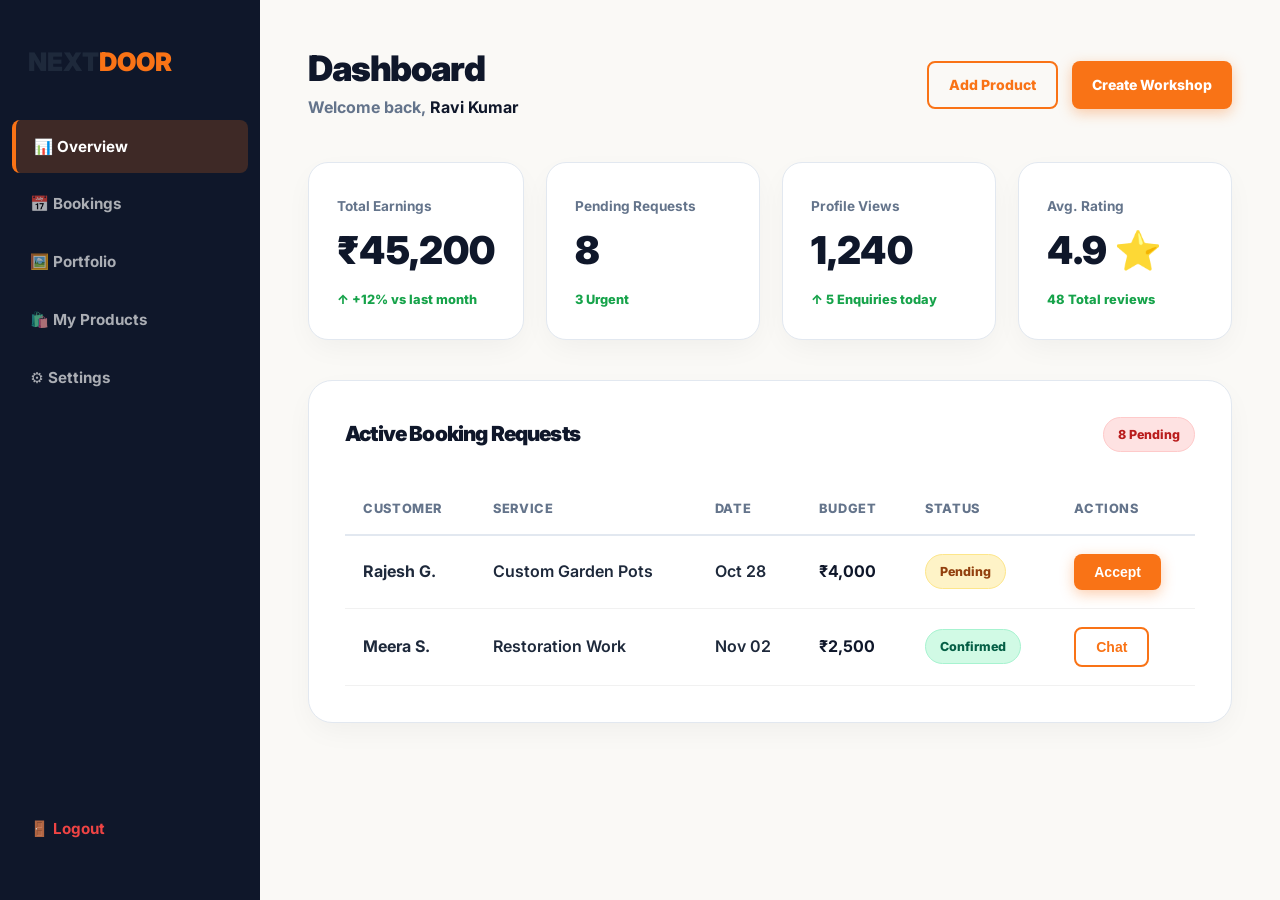
<file: professional_dashboard.html>
<!DOCTYPE html>
<html lang="en">
<head>
  <meta charset="UTF-8">
  <meta name="viewport" content="width=device-width, initial-scale=1.0">
  <title>Professional Dashboard – NEXTDOOR</title>
  <link href="https://fonts.googleapis.com/css2?family=Inter:wght@400;500;600;700;800;900&display=swap" rel="stylesheet">
  <link rel="stylesheet" href="css/style.css">
</head>
<body style="background:var(--beige);margin:0;">

<div style="display:flex;min-height:100vh;">

  <!-- Sidebar -->
  <aside class="dashboard-sidebar">
    <div class="sidebar-logo">NEXT<span>DOOR</span></div>
    <nav class="sidebar-nav">
      <a href="#" class="sidebar-link active" onclick="showTab('overview')">📊 Overview</a>
      <a href="#" class="sidebar-link" onclick="showTab('bookings')">📅 Bookings</a>
      <a href="#" class="sidebar-link" onclick="showTab('portfolio')">🖼️ Portfolio</a>
      <a href="#" class="sidebar-link" onclick="showTab('marketplace')">🛍️ My Products</a>
      <a href="#" class="sidebar-link" onclick="showTab('settings')">⚙️ Settings</a>
    </nav>
    <div style="padding:0 12px;">
      <a href="index.html" class="sidebar-link" style="color:#ef4444;">🚪 Logout</a>
    </div>
  </aside>

  <!-- Main Content -->
  <main class="dashboard-main" id="dashboardContent">
    <div id="overviewTab">
      <div class="flex-between mb-5">
        <div>
          <h1 style="font-size:2.2rem;margin:0;">Dashboard</h1>
          <p class="text-muted" style="font-weight:700;margin-top:6px;">Welcome back, <strong style="color:var(--primary);">Ravi Kumar</strong></p>
        </div>
        <div style="display:flex;gap:14px;">
          <a href="marketplace.html" class="btn btn-outline btn-sm">Add Product</a>
          <a href="workshops.html" class="btn btn-primary btn-sm">Create Workshop</a>
        </div>
      </div>

    <!-- Stats -->
    <div class="grid-4 mb-5" style="gap:22px;">
      <div class="stat-card">
        <div class="stat-label">Total Earnings</div>
        <div class="stat-num">₹45,200</div>
        <div class="stat-change">↑ +12% vs last month</div>
      </div>
      <div class="stat-card">
        <div class="stat-label">Pending Requests</div>
        <div class="stat-num">8</div>
        <div class="stat-change">3 Urgent</div>
      </div>
      <div class="stat-card">
        <div class="stat-label">Profile Views</div>
        <div class="stat-num">1,240</div>
        <div class="stat-change">↑ 5 Enquiries today</div>
      </div>
      <div class="stat-card">
        <div class="stat-label">Avg. Rating</div>
        <div class="stat-num">4.9 ⭐</div>
        <div class="stat-change">48 Total reviews</div>
      </div>
    </div>

    <!-- Booking Table -->
    <div style="background:white;border-radius:24px;border:1.5px solid var(--border);padding:36px;box-shadow:var(--card-shadow);margin-bottom:36px;">
      <div class="flex-between mb-4">
        <h3 style="font-size:1.3rem;margin:0;">Active Booking Requests</h3>
        <span class="badge badge-hot">8 Pending</span>
      </div>
      <table class="data-table">
        <thead>
          <tr>
            <th>Customer</th><th>Service</th><th>Date</th><th>Budget</th><th>Status</th><th>Actions</th>
          </tr>
        </thead>
        <tbody>
          <tr>
            <td><strong>Rajesh G.</strong></td>
            <td>Custom Garden Pots</td>
            <td>Oct 28</td>
            <td><strong style="color:var(--primary);">₹4,000</strong></td>
            <td><span class="badge badge-nearby">Pending</span></td>
            <td><button class="btn btn-primary btn-sm" onclick="alert('Booking Accepted!')">Accept</button></td>
          </tr>
          <tr>
            <td><strong>Meera S.</strong></td>
            <td>Restoration Work</td>
            <td>Nov 02</td>
            <td><strong style="color:var(--primary);">₹2,500</strong></td>
            <td><span class="badge badge-verified">Confirmed</span></td>
            <td><button class="btn btn-outline btn-sm">Chat</button></td>
          </tr>
        </tbody>
      </table>
    </div>

    </div>

    <!-- Bookings Tab -->
    <div id="bookingsTab" style="display:none;">
      <h2 style="font-size:1.8rem;margin-bottom:32px;">Booking Management</h2>
      <div style="background:white;border-radius:24px;border:1.5px solid var(--border);padding:36px;box-shadow:var(--card-shadow);">
        <table class="data-table" style="width:100%;">
          <thead>
            <tr><th>Customer</th><th>Service</th><th>Date</th><th>Budget</th><th>Status</th><th>Actions</th></tr>
          </thead>
          <tbody>
            <tr>
              <td><strong>Rajesh G.</strong></td>
              <td>Custom Garden Pots</td>
              <td>Oct 28</td>
              <td><strong style="color:var(--primary);">₹4,000</strong></td>
              <td><span class="badge badge-nearby">Pending</span></td>
              <td>
                <div style="display:flex;gap:8px;">
                  <button class="btn btn-primary btn-sm" onclick="alert('Accepted!')">Accept</button>
                  <button class="btn btn-outline btn-sm" onclick="alert('Rejected!')">Reject</button>
                </div>
              </td>
            </tr>
            <tr>
              <td><strong>Meera S.</strong></td>
              <td>Restoration Work</td>
              <td>Nov 02</td>
              <td><strong style="color:var(--primary);">₹2,500</strong></td>
              <td><span class="badge badge-verified">Confirmed</span></td>
              <td><button class="btn btn-outline btn-sm">Message</button></td>
            </tr>
          </tbody>
        </table>
      </div>
    </div>

    <!-- Portfolio Tab -->
    <div id="portfolioTab" style="display:none;">
      <div class="flex-between mb-5">
        <h2 style="font-size:1.8rem;margin:0;">Work Portfolio</h2>
        <button class="btn btn-primary" onclick="alert('Upload Modal Coming Soon!')">Add New Work</button>
      </div>
      <div class="grid-3" style="gap:24px;">
        <div style="background:white;border-radius:24px;border:1.5px solid var(--border);padding:12px;box-shadow:var(--card-shadow);">
          <img src="images/potter.jpg" style="width:100%;height:180px;border-radius:16px;object-fit:cover;margin-bottom:12px;" alt="Work 1">
          <div style="padding:0 8px 8px;">
            <h4 style="font-size:1rem;margin-bottom:4px;">Hand-thown Vase</h4>
            <p class="text-muted" style="font-size:0.8rem;">Uploaded: Oct 2026</p>
          </div>
        </div>
        <div style="background:white;border-radius:24px;border:1.5px solid var(--border);padding:12px;box-shadow:var(--card-shadow);">
          <img src="images/handamdecrafts.jpg" style="width:100%;height:180px;border-radius:16px;object-fit:cover;margin-bottom:12px;" alt="Work 2">
          <div style="padding:0 8px 8px;">
            <h4 style="font-size:1rem;margin-bottom:4px;">Terracotta Set</h4>
            <p class="text-muted" style="font-size:0.8rem;">Uploaded: Sept 2026</p>
          </div>
        </div>
      </div>
    </div>

    <!-- Marketplace / My Products Tab -->
    <div id="marketplaceTab" style="display:none;">
      <div class="flex-between mb-5">
        <h2 style="font-size:1.8rem;margin:0;">My Products</h2>
        <button class="btn btn-primary" onclick="alert('Product Upload Modal Coming Soon!')">List New Product</button>
      </div>
      <div style="background:white;border-radius:24px;border:1.5px solid var(--border);padding:36px;box-shadow:var(--card-shadow);">
        <table class="data-table" style="width:100%;">
          <thead>
            <tr><th>Product</th><th>Price</th><th>Stock</th><th>Status</th><th>Actions</th></tr>
          </thead>
          <tbody>
            <tr>
              <td>
                <div style="display:flex;align-items:center;gap:12px;">
                  <img src="images/potter.jpg" style="width:40px;height:40px;border-radius:6px;object-fit:cover;" alt="Product">
                  <strong>Hand-painted Clay Pot</strong>
                </div>
              </td>
              <td>₹1,200</td>
              <td>15</td>
              <td><span class="badge badge-verified">Active</span></td>
              <td><button class="btn btn-outline btn-sm">Edit</button></td>
            </tr>
          </tbody>
        </table>
      </div>
    </div>

    <!-- Settings Tab (Integrated) -->
    <div id="settingsTab" style="display:none;">
      <h2 style="margin-bottom:24px;">Profile Settings</h2>
      <div style="background:white;border-radius:24px;border:1.5px solid var(--border);padding:48px;max-width:800px;box-shadow:var(--card-shadow);">
        <form onsubmit="event.preventDefault(); alert('Settings Saved!');">
          <div class="grid-2">
            <div class="form-group"><label class="form-label">Full Name</label><input type="text" class="form-control" value="Ravi Kumar"></div>
            <div class="form-group"><label class="form-label">Email Address</label><input type="email" class="form-control" value="ravi.kumar@example.com"></div>
            <div class="form-group"><label class="form-label">Phone Number</label><input type="text" class="form-control" value="+91 98765 43210"></div>
            <div class="form-group"><label class="form-label">Location</label><input type="text" class="form-control" value="Chennai, Tamil Nadu"></div>
          </div>
          <div class="form-group"><label class="form-label">New Password</label><input type="password" class="form-control" placeholder="••••••••"></div>
          <div class="form-group">
            <label class="form-label">Notification Preferences</label>
            <div style="display:flex;gap:20px;margin-top:10px;">
              <label><input type="checkbox" checked> Email alerts</label>
              <label><input type="checkbox" checked> SMS alerts</label>
            </div>
          </div>
          <hr style="margin:30px 0;border:none;border-top:2px solid var(--beige-dk);">
          <button type="submit" class="btn btn-primary" style="padding:14px 40px;">Save Changes</button>
        </form>
      </div>
    </div>
  </main>
</div>

<script src="js/script.js"></script>
<script>
  function showTab(tabId) {
    const tabs = ['overviewTab', 'bookingsTab', 'portfolioTab', 'marketplaceTab', 'settingsTab'];
    tabs.forEach(t => {
      const el = document.getElementById(t);
      if(el) el.style.display = 'none';
    });
    
    const targetTab = document.getElementById(tabId + 'Tab');
    if(targetTab) {
      targetTab.style.display = 'block';
    } else {
      document.getElementById('overviewTab').style.display = 'block';
      alert(tabId.charAt(0).toUpperCase() + tabId.slice(1) + ' section coming soon!');
    }
    
    document.querySelectorAll('.sidebar-link').forEach(link => link.classList.remove('active'));
    event.currentTarget.classList.add('active');
  }
</script>
</body>
</html>
</file>
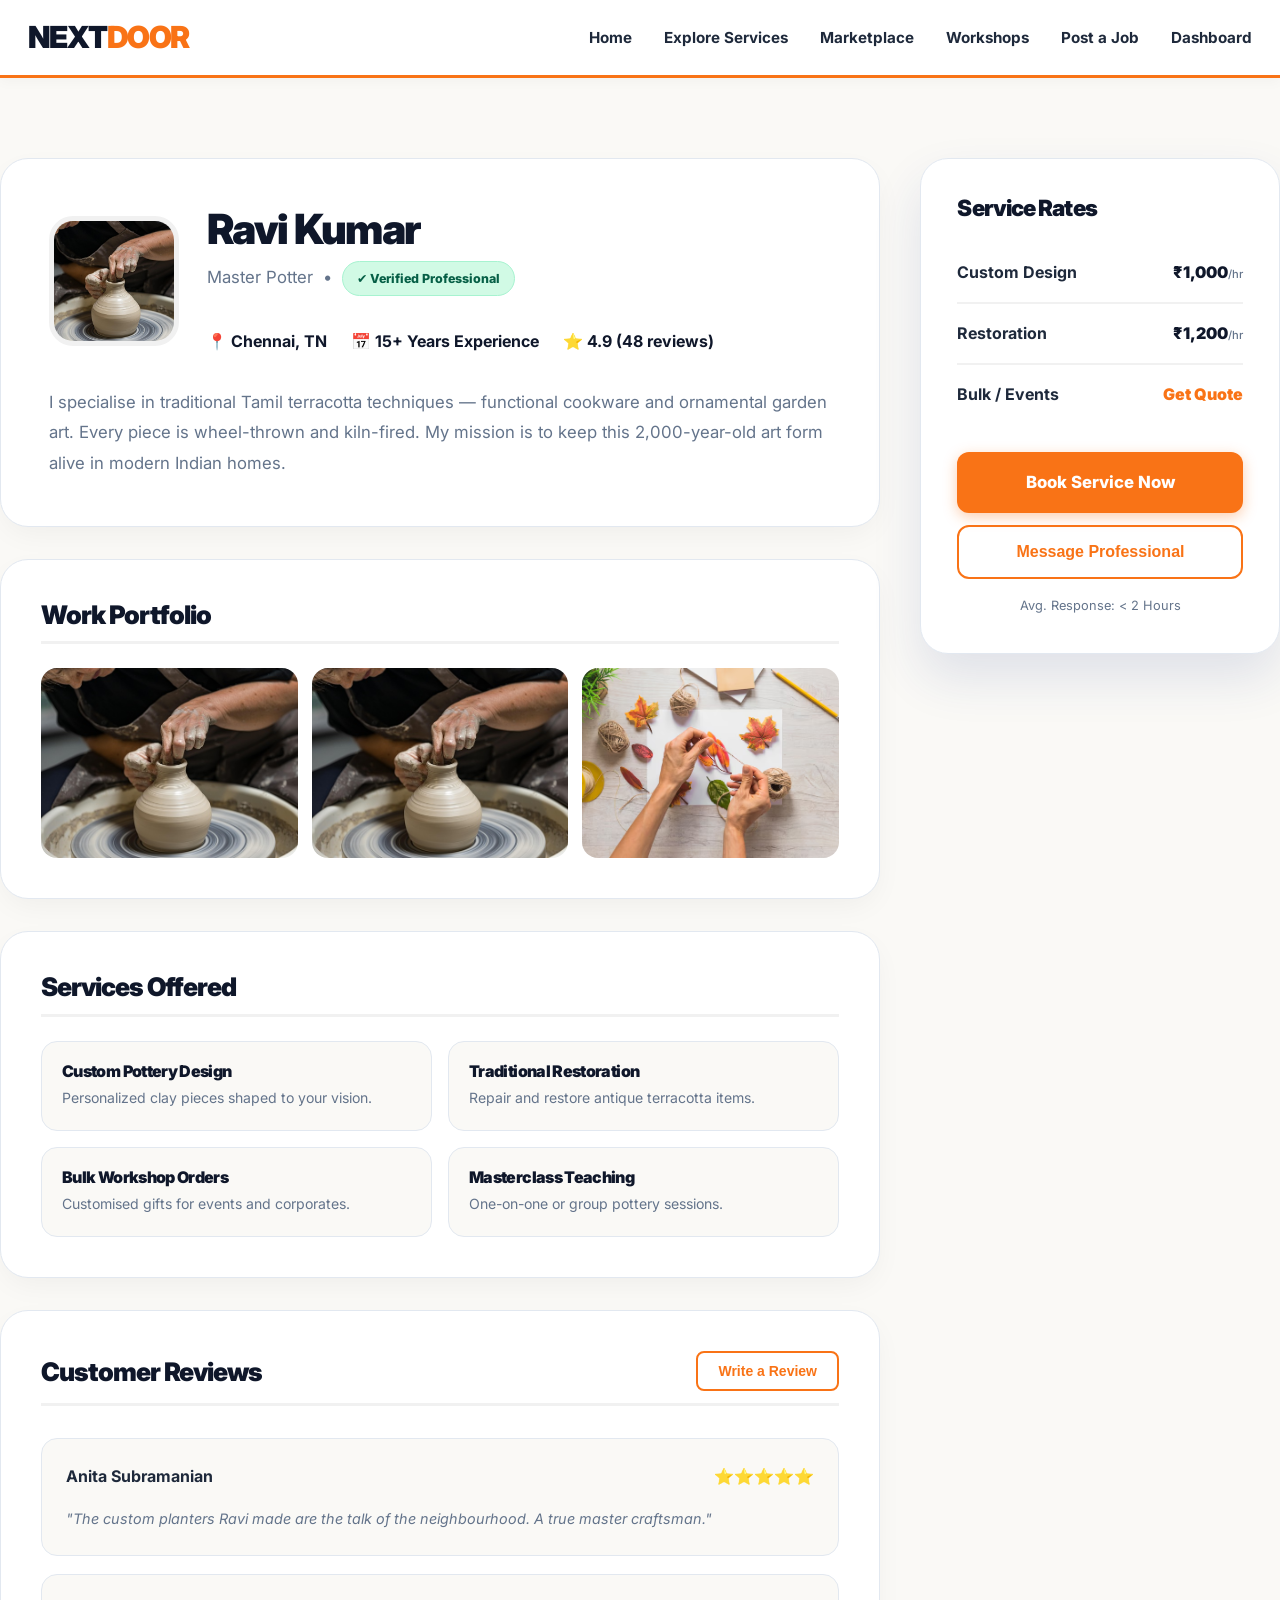
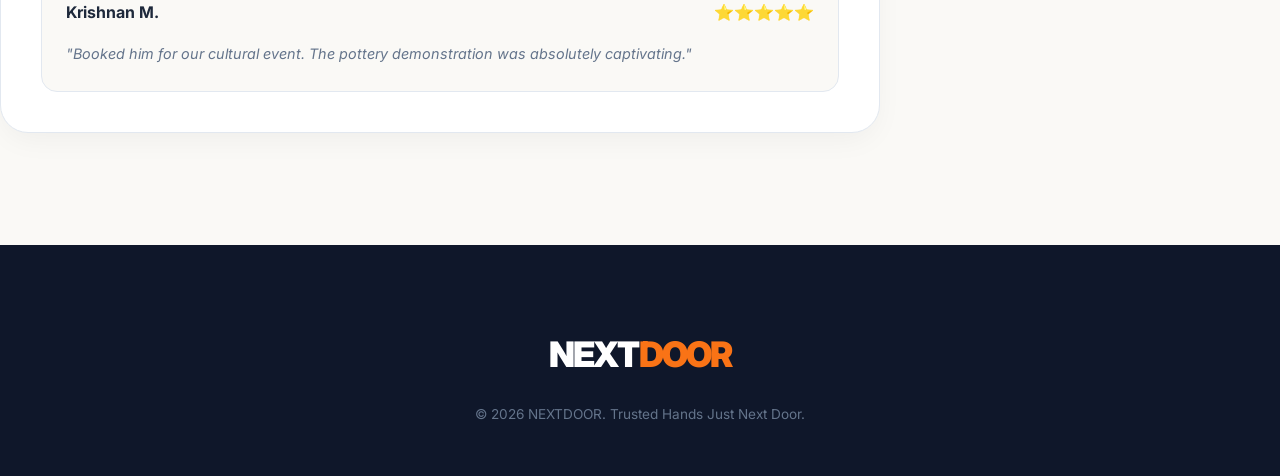
<file: professional_profile.html>
<!DOCTYPE html>
<html lang="en">
<head>
  <meta charset="UTF-8">
  <meta name="viewport" content="width=device-width, initial-scale=1.0">
  <title>Professional Profile – NEXTDOOR</title>
  <link href="https://fonts.googleapis.com/css2?family=Inter:wght@400;500;600;700;800;900&display=swap" rel="stylesheet">
  <link rel="stylesheet" href="css/style.css">
</head>
<body style="background:var(--beige);">

<nav class="navbar">
  <div class="nav-container">
    <div class="logo" onclick="location.href='index.html'">NEXT<span>DOOR</span></div>
    <ul class="nav-links" id="navLinks">
      <li><a href="index.html">Home</a></li>
      <li><a href="customer.html">Explore Services</a></li>
      <li><a href="marketplace.html">Marketplace</a></li>
      <li><a href="workshops.html">Workshops</a></li>
      <li><a href="jobs.html">Post a Job</a></li>
      <li><a href="customer_dashboard.html">Dashboard</a></li>
    </ul>
    <div class="hamburger" onclick="toggleMenu()"><div></div><div></div><div></div></div>
  </div>
</nav>

<div class="container py-5">
  <div style="display:grid;grid-template-columns:1fr 360px;gap:40px;align-items:start;">

    <!-- Main Column -->
    <main>
      <!-- Profile Header -->
      <div style="background:white;border-radius:28px;border:1.5px solid var(--border);padding:48px;margin-bottom:32px;box-shadow:var(--card-shadow);">
        <div class="flex-start mb-4" style="gap:28px;flex-wrap:wrap;">
          <!-- Profile image = Pottery (relevant to skill) -->
          <img src="images/potter.jpg" style="width:130px;height:130px;border-radius:24px;object-fit:cover;border:5px solid var(--beige-dk);" alt="Ravi Kumar - Pottery Professional">
          <div>
            <h1 style="font-size:2.6rem;margin:0;line-height:1.1;">Ravi Kumar</h1>
            <p class="text-muted" style="font-size:1.05rem;margin-top:8px;">Master Potter &nbsp;•&nbsp; <span class="badge badge-verified">✔ Verified Professional</span></p>
            <div class="flex-start mt-4" style="gap:24px;font-weight:700;color:var(--primary);">
              <span>📍 Chennai, TN</span>
              <span>📅 15+ Years Experience</span>
              <span>⭐ 4.9 (48 reviews)</span>
            </div>
          </div>
        </div>
        <p style="font-size:1.05rem;color:var(--muted);line-height:1.8;">I specialise in traditional Tamil terracotta techniques — functional cookware and ornamental garden art. Every piece is wheel-thrown and kiln-fired. My mission is to keep this 2,000-year-old art form alive in modern Indian homes.</p>
      </div>

      <!-- Portfolio Gallery -->
      <div style="background:white;border-radius:28px;border:1.5px solid var(--border);padding:40px;margin-bottom:32px;box-shadow:var(--card-shadow);">
        <h2 style="font-size:1.6rem;margin-bottom:24px;border-bottom:3px solid var(--beige-dk);padding-bottom:12px;">Work Portfolio</h2>
        <!-- All gallery images = Pottery-relevant -->
        <div class="grid-3" style="gap:14px;">
          <div style="height:190px;border-radius:16px;overflow:hidden;">
            <img src="images/potter.jpg" style="width:100%;height:100%;object-fit:cover;" alt="Potter at wheel">
          </div>
          <div style="height:190px;border-radius:16px;overflow:hidden;">
            <img src="images/potter.jpg" style="width:100%;height:100%;object-fit:cover;" alt="Painted clay pots">
          </div>
          <div style="height:190px;border-radius:16px;overflow:hidden;">
            <img src="images/handamdecrafts.jpg" style="width:100%;height:100%;object-fit:cover;" alt="Terracotta pottery">
          </div>
        </div>
      </div>

      <!-- Services Offered -->
      <div style="background:white;border-radius:28px;border:1.5px solid var(--border);padding:40px;margin-bottom:32px;box-shadow:var(--card-shadow);">
        <h2 style="font-size:1.6rem;margin-bottom:24px;border-bottom:3px solid var(--beige-dk);padding-bottom:12px;">Services Offered</h2>
        <div class="grid-2" style="gap:16px;">
          <div style="padding:20px;background:var(--beige);border-radius:16px;border:1.5px solid var(--border);">
            <h4 style="font-size:1rem;margin-bottom:6px;">Custom Pottery Design</h4>
            <p class="text-muted" style="font-size:0.88rem;">Personalized clay pieces shaped to your vision.</p>
          </div>
          <div style="padding:20px;background:var(--beige);border-radius:16px;border:1.5px solid var(--border);">
            <h4 style="font-size:1rem;margin-bottom:6px;">Traditional Restoration</h4>
            <p class="text-muted" style="font-size:0.88rem;">Repair and restore antique terracotta items.</p>
          </div>
          <div style="padding:20px;background:var(--beige);border-radius:16px;border:1.5px solid var(--border);">
            <h4 style="font-size:1rem;margin-bottom:6px;">Bulk Workshop Orders</h4>
            <p class="text-muted" style="font-size:0.88rem;">Customised gifts for events and corporates.</p>
          </div>
          <div style="padding:20px;background:var(--beige);border-radius:16px;border:1.5px solid var(--border);">
            <h4 style="font-size:1rem;margin-bottom:6px;">Masterclass Teaching</h4>
            <p class="text-muted" style="font-size:0.88rem;">One-on-one or group pottery sessions.</p>
          </div>
        </div>
      </div>

      <!-- Reviews -->
      <div style="background:white;border-radius:28px;border:1.5px solid var(--border);padding:40px;box-shadow:var(--card-shadow);margin-bottom:32px;">
        <div class="flex-between mb-4" style="border-bottom:3px solid var(--beige-dk);padding-bottom:12px;">
          <h2 style="font-size:1.6rem;margin:0;">Customer Reviews</h2>
          <button class="btn btn-outline btn-sm" onclick="document.getElementById('reviewForm').style.display='block'">Write a Review</button>
        </div>
        
        <!-- Review Form (Hidden by default) -->
        <div id="reviewForm" style="display:none;background:var(--beige);padding:24px;border-radius:18px;margin-bottom:24px;border:1.5px dashed var(--border);">
          <h4 style="margin-bottom:12px;">Share your experience</h4>
          <div style="display:flex;gap:10px;margin-bottom:14px;font-size:1.2rem;color:var(--secondary);cursor:pointer;">
            <span>★</span><span>★</span><span>★</span><span>★</span><span>★</span>
          </div>
          <textarea class="form-control" style="height:100px;margin-bottom:14px;" placeholder="Tell others what you liked about the service..."></textarea>
          <button class="btn btn-primary btn-sm" onclick="alert('Review submitted! It will be live after moderation.'); document.getElementById('reviewForm').style.display='none'">Submit Review</button>
        </div>

        <div style="display:flex;flex-direction:column;gap:18px;">
          <div style="padding:24px;background:var(--beige);border-radius:16px;border:1.5px solid var(--border);">
            <div class="flex-between mb-2"><strong>Anita Subramanian</strong><span style="color:var(--secondary);">⭐⭐⭐⭐⭐</span></div>
            <p class="text-muted" style="font-size:0.9rem;font-style:italic;">"The custom planters Ravi made are the talk of the neighbourhood. A true master craftsman."</p>
          </div>
          <div style="padding:24px;background:var(--beige);border-radius:16px;border:1.5px solid var(--border);">
            <div class="flex-between mb-2"><strong>Krishnan M.</strong><span style="color:var(--secondary);">⭐⭐⭐⭐⭐</span></div>
            <p class="text-muted" style="font-size:0.9rem;font-style:italic;">"Booked him for our cultural event. The pottery demonstration was absolutely captivating."</p>
          </div>
        </div>
      </div>
    </main>

    <!-- Sidebar -->
    <aside style="position:sticky;top:90px;">
      <div style="background:white;border-radius:28px;border:1.5px solid var(--border);padding:36px;box-shadow:0 24px 50px rgba(30,58,138,0.12);">
        <h3 style="font-size:1.4rem;margin-bottom:22px;">Service Rates</h3>
        <ul style="list-style:none;margin-bottom:28px;">
          <li class="flex-between" style="padding:16px 0;border-bottom:2px solid var(--beige-dk);">
            <span style="font-weight:700;">Custom Design</span>
            <span style="font-weight:900;color:var(--primary);">₹1,000<span style="font-size:0.7rem;font-weight:500;color:var(--muted);">/hr</span></span>
          </li>
          <li class="flex-between" style="padding:16px 0;border-bottom:2px solid var(--beige-dk);">
            <span style="font-weight:700;">Restoration</span>
            <span style="font-weight:900;color:var(--primary);">₹1,200<span style="font-size:0.7rem;font-weight:500;color:var(--muted);">/hr</span></span>
          </li>
          <li class="flex-between" style="padding:16px 0;">
            <span style="font-weight:700;">Bulk / Events</span>
            <span style="font-weight:900;color:var(--secondary);">Get Quote</span>
          </li>
        </ul>
        <a href="booking.html?id=1" class="btn btn-primary btn-block" style="padding:16px;font-size:1.05rem;margin-bottom:12px;">Book Service Now</a>
        <button class="btn btn-outline btn-block" style="padding:16px;" onclick="alert('Message sent to Ravi!')">Message Professional</button>
        <p class="text-muted text-center" style="font-size:0.8rem;margin-top:16px;">Avg. Response: &lt; 2 Hours</p>
      </div>
    </aside>

  </div>
</div>

<footer>
  <div class="container text-center">
    <div class="footer-logo">NEXT<span>DOOR</span></div>
    <p style="color:#64748b;font-size:0.85rem;">&copy; 2026 NEXTDOOR. Trusted Hands Just Next Door.</p>
  </div>
</footer>
<script src="js/script.js"></script>
</body>
</html>
</file>
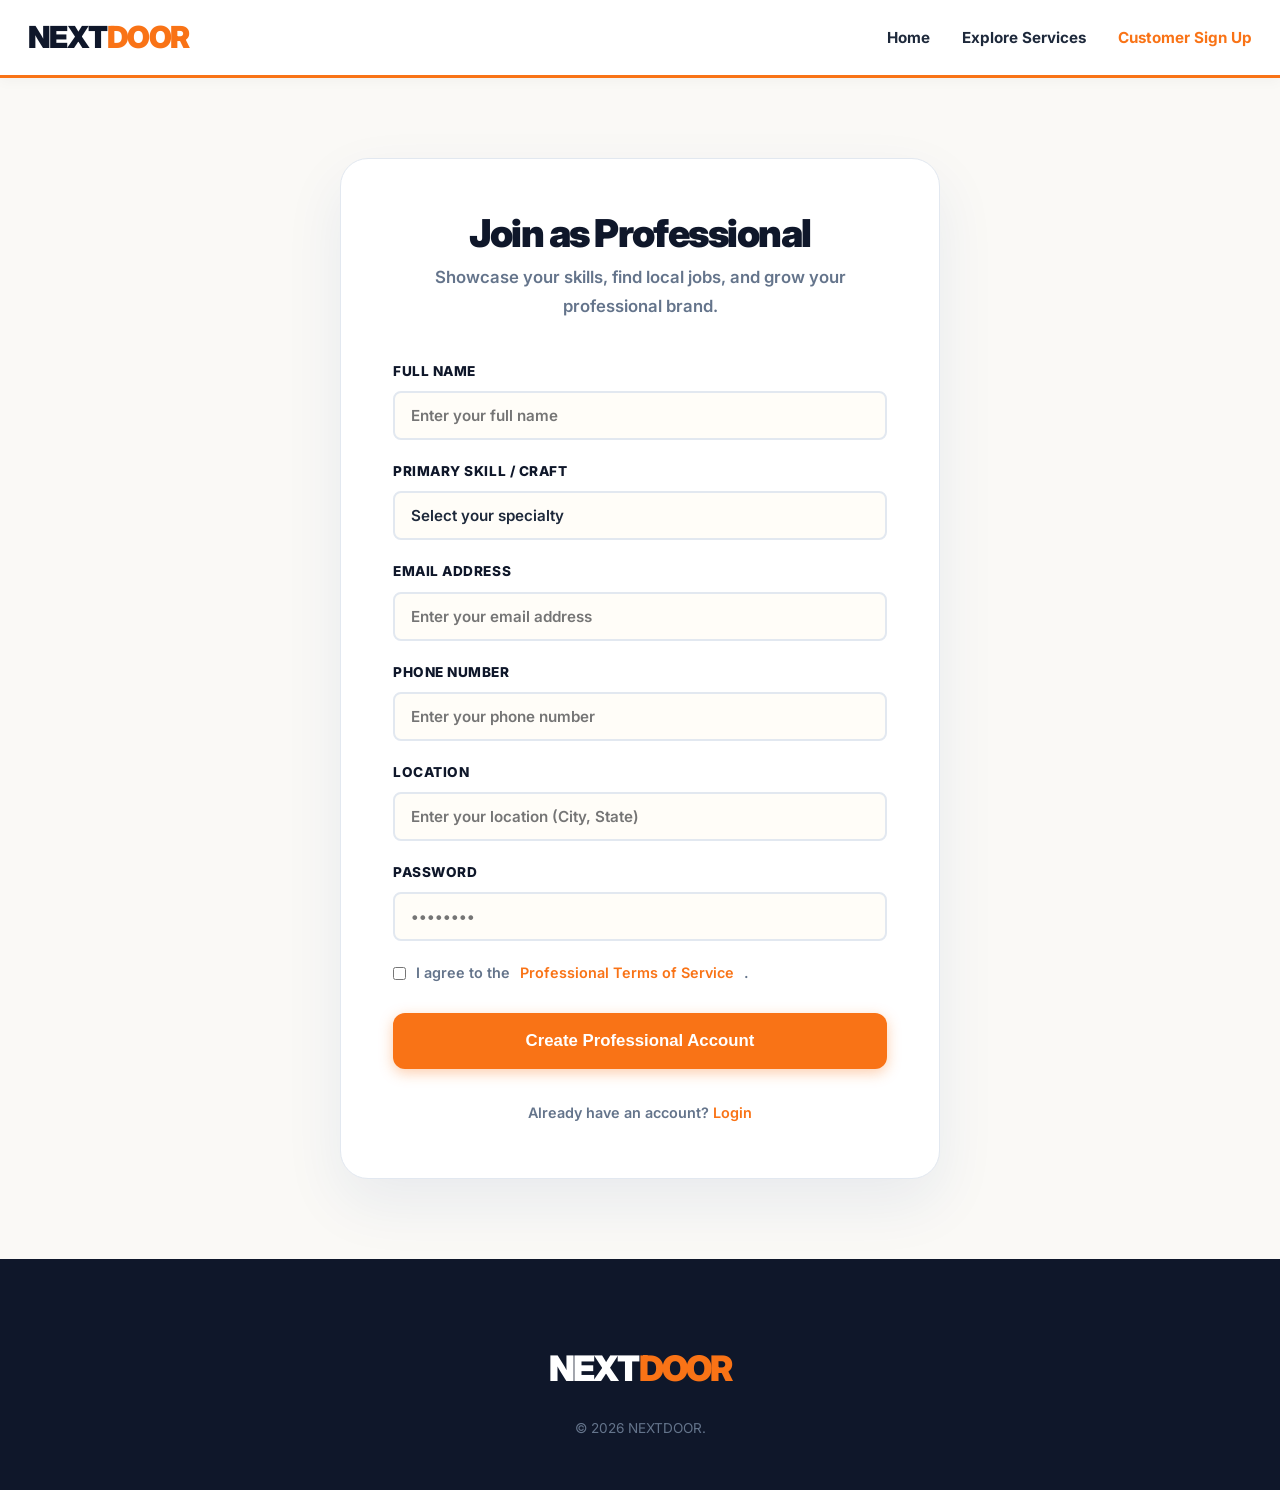
<file: professional_register.html>
<!DOCTYPE html>
<html lang="en">
<head>
  <meta charset="UTF-8">
  <meta name="viewport" content="width=device-width, initial-scale=1.0">
  <title>Join as Professional – NEXTDOOR</title>
  <link href="https://fonts.googleapis.com/css2?family=Inter:wght@400;500;600;700;800;900&display=swap" rel="stylesheet">
  <link rel="stylesheet" href="css/style.css">
</head>
<body style="background:var(--beige);">

<nav class="navbar">
  <div class="nav-container">
    <div class="logo" onclick="location.href='index.html'">NEXT<span>DOOR</span></div>
    <ul class="nav-links" id="navLinks">
      <li><a href="index.html">Home</a></li>
      <li><a href="customer.html">Explore Services</a></li>
      <li><a href="customer_register.html" style="color:var(--secondary);">Customer Sign Up</a></li>
    </ul>
    <div class="hamburger" onclick="toggleMenu()"><div></div><div></div><div></div></div>
  </div>
</nav>

<div class="container py-5">
  <div class="max-600" style="background:white;border-radius:28px;border:1.5px solid var(--border);padding:52px;box-shadow:0 24px 60px rgba(30,58,138,0.08);">

    <div class="text-center mb-5">
      <h1 style="font-size:2.4rem;margin-bottom:8px;">Join as Professional</h1>
  <p class="text-muted" style="font-size:1.05rem;font-weight:600;">Showcase your skills, find local jobs, and grow your professional brand.</p>
    </div>

    <form onsubmit="event.preventDefault();alert('Registration Successful! Welcome to NEXTDOOR!');location.href='professional_dashboard.html';">
      <div class="form-group">
        <label class="form-label">Full Name</label>
        <input type="text" class="form-control" placeholder="Enter your full name" required>
      </div>
      <div class="form-group">
        <label class="form-label">Primary Skill / Craft</label>
        <select class="form-control" required>
          <option value="">Select your specialty</option>
          <option>Pottery / Ceramics</option>
          <option>Mehendi Artist</option>
          <option>Electrician</option>
          <option>Plumber</option>
          <option>Tailor</option>
          <option>Weaver / Handloom</option>
          <option>Mandala Artist</option>
          <option>Painter</option>
          <option>Folk Artist</option>
        </select>
      </div>
      <div class="form-group">
        <label class="form-label">Email Address</label>
        <input type="email" class="form-control" placeholder="Enter your email address" required>
      </div>
      <div class="form-group">
        <label class="form-label">Phone Number</label>
        <input type="tel" class="form-control" placeholder="Enter your phone number" required>
      </div>
      <div class="form-group">
        <label class="form-label">Location</label>
        <input type="text" class="form-control" placeholder="Enter your location (City, State)" required>
      </div>
      <div class="form-group">
        <label class="form-label">Password</label>
        <input type="password" class="form-control" placeholder="••••••••" minlength="8" required>
      </div>
      <div class="form-group" style="margin-bottom:28px;">
        <label class="flex-start" style="gap:10px;cursor:pointer;font-size:0.9rem;font-weight:600;color:var(--muted);">
          <input type="checkbox" required>
          I agree to the <a href="#" style="color:var(--secondary);">Professional Terms of Service</a>.
        </label>
      </div>
      <button type="submit" class="btn btn-primary btn-block" style="padding:18px;font-size:1.05rem;">Create Professional Account</button>
    </form>

    <p class="text-center mt-4" style="font-size:0.9rem;font-weight:600;color:var(--muted);">Already have an account? <a href="#" style="color:var(--secondary);">Login</a></p>
  </div>
</div>

<footer>
  <div class="container text-center">
    <div class="footer-logo">NEXT<span>DOOR</span></div>
    <p style="color:#64748b;font-size:0.85rem;">&copy; 2026 NEXTDOOR.</p>
  </div>
</footer>
<script src="js/script.js"></script>
</body>
</html>
</file>
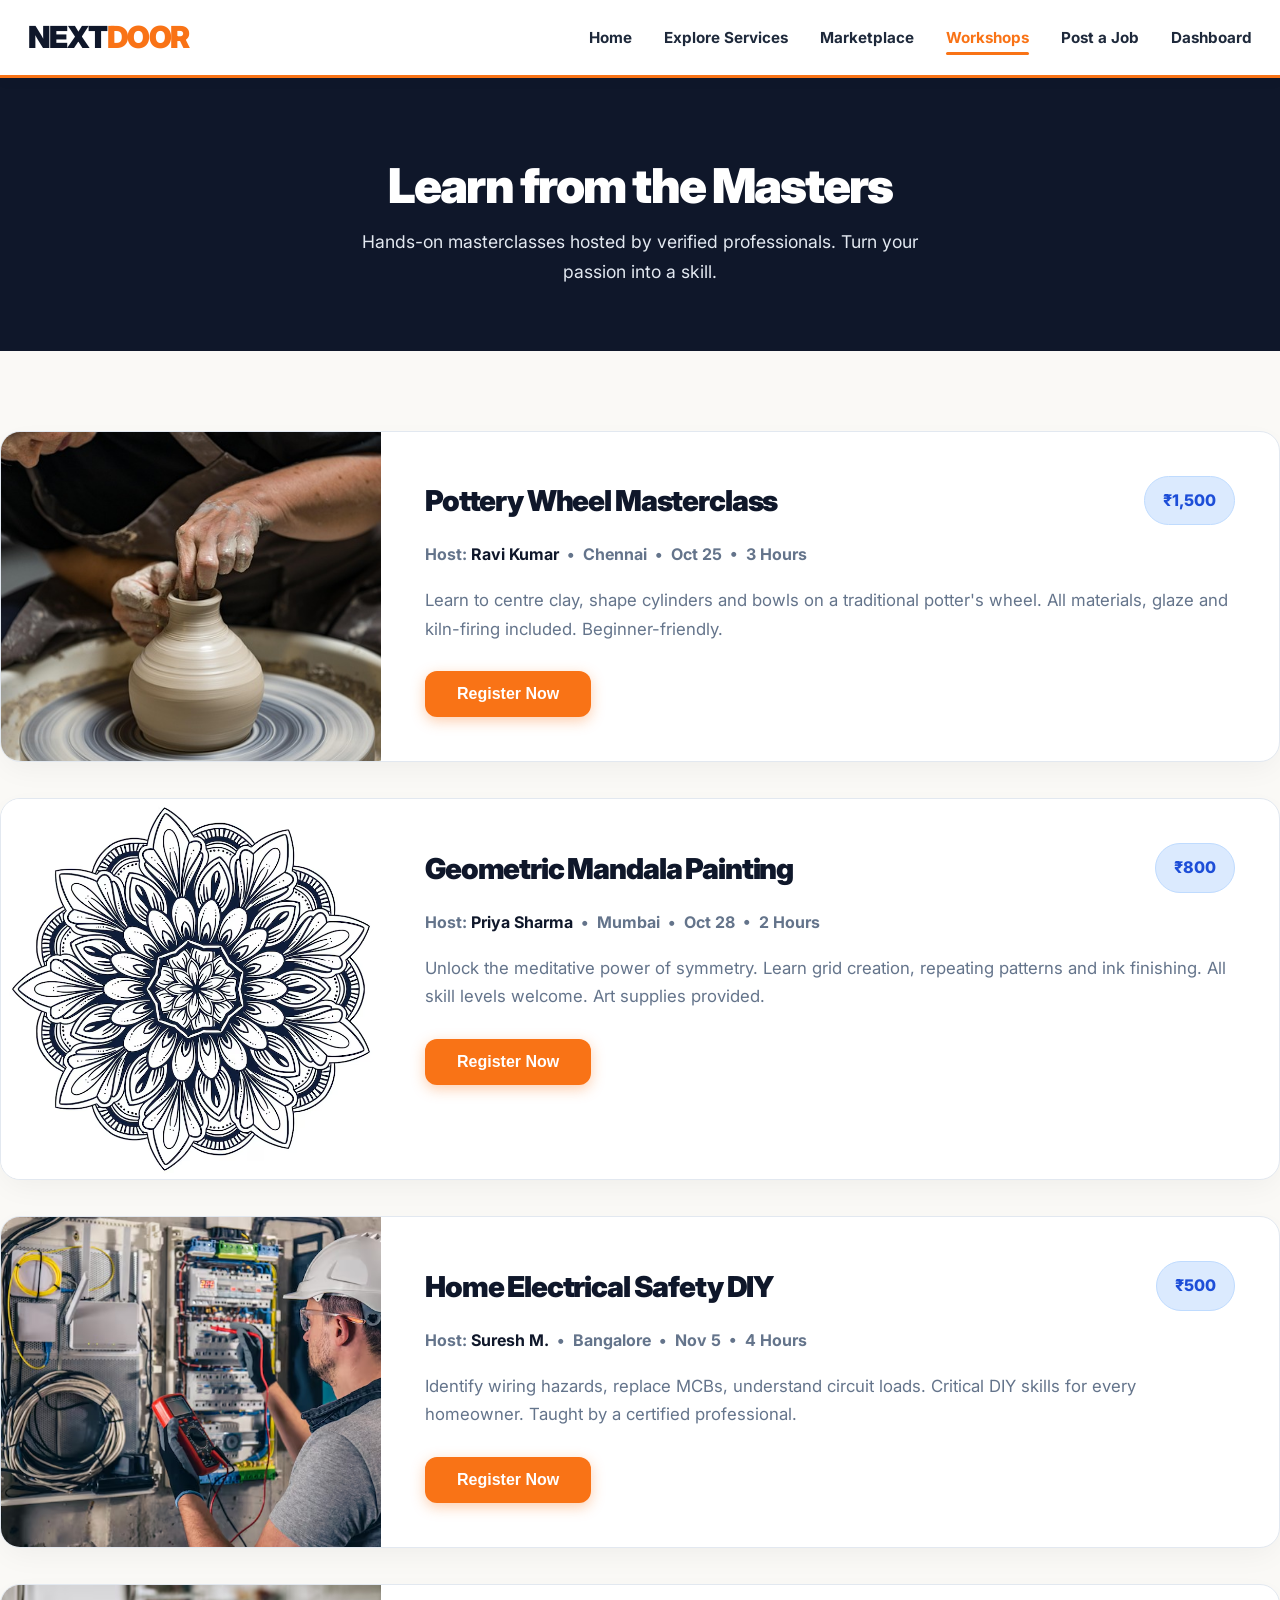
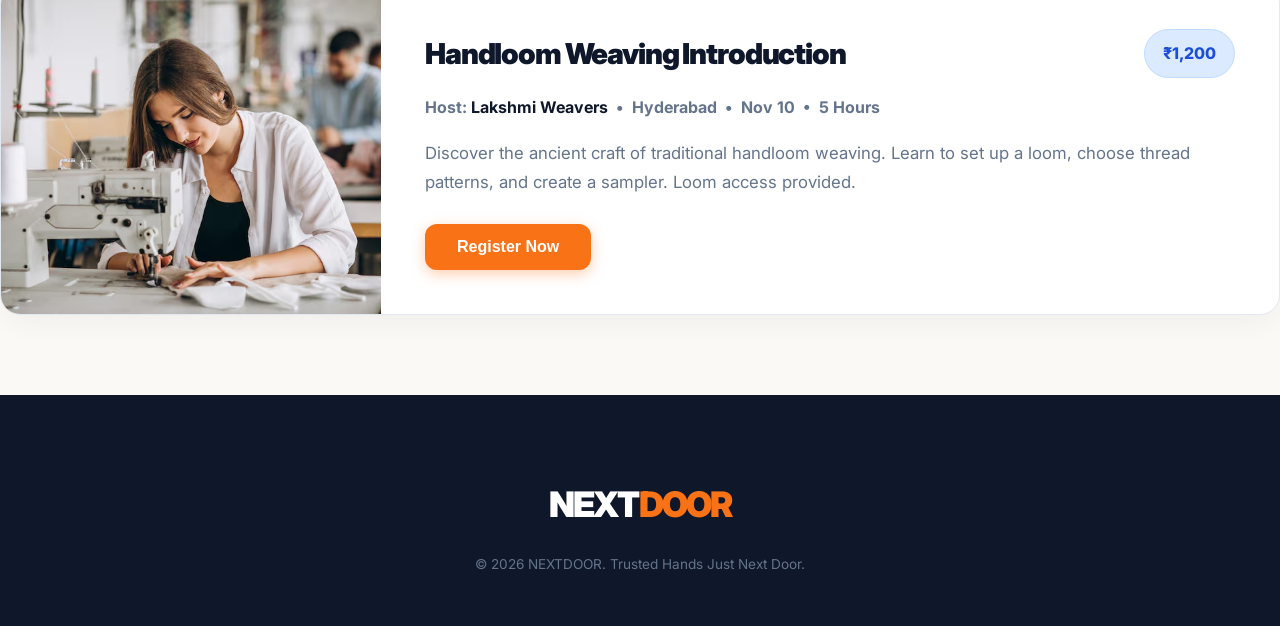
<file: workshops.html>
<!DOCTYPE html>
<html lang="en">
<head>
  <meta charset="UTF-8">
  <meta name="viewport" content="width=device-width, initial-scale=1.0">
  <title>Workshops – NEXTDOOR Masterclasses</title>
  <link href="https://fonts.googleapis.com/css2?family=Inter:wght@400;500;600;700;800;900&display=swap" rel="stylesheet">
  <link rel="stylesheet" href="css/style.css">
</head>
<body style="background:var(--beige);">

<nav class="navbar">
  <div class="nav-container">
    <div class="logo" onclick="location.href='index.html'">NEXT<span>DOOR</span></div>
    <ul class="nav-links" id="navLinks">
      <li><a href="index.html">Home</a></li>
      <li><a href="customer.html">Explore Services</a></li>
      <li><a href="marketplace.html">Marketplace</a></li>
      <li><a href="workshops.html" class="active">Workshops</a></li>
      <li><a href="jobs.html">Post a Job</a></li>
      <li><a href="customer_dashboard.html">Dashboard</a></li>
    </ul>
    <div class="hamburger" onclick="toggleMenu()"><div></div><div></div><div></div></div>
  </div>
</nav>

<div style="background:var(--primary);text-align:center;padding:5rem 0 4rem;color:white;">
  <div class="container">
    <h1 style="color:white;font-size:3rem;margin-bottom:14px;">Learn from the Masters</h1>
    <p style="color:#e2e8f0;max-width:620px;margin:0 auto;font-size:1.1rem;">Hands-on masterclasses hosted by verified professionals. Turn your passion into a skill.</p>
  </div>
</div>

<div class="container py-5">
  <div style="display:flex;flex-direction:column;gap:36px;">

    <!-- Pottery – exact image: potter at wheel -->
    <div class="card" style="flex-direction:row;height:auto;overflow:hidden;">
      <div style="width:380px;flex-shrink:0;">
        <img src="images/potter.jpg" style="width:100%;height:100%;object-fit:cover;display:block;" alt="Pottery Wheel">
      </div>
      <div class="card-body" style="padding:44px;">
        <div class="flex-between mb-2">
          <h2 style="font-size:1.8rem;margin:0;">Pottery Wheel Masterclass</h2>
          <span class="badge badge-new" style="font-size:1rem;padding:10px 18px;">₹1,500</span>
        </div>
        <p class="text-muted" style="margin-bottom:18px;font-weight:700;">Host: <a href="artisan_portfolio.html?id=1" style="color:var(--primary);">Ravi Kumar</a> &nbsp;•&nbsp; Chennai &nbsp;•&nbsp; Oct 25 &nbsp;•&nbsp; 3 Hours</p>
        <p style="font-size:1.05rem;color:var(--muted);margin-bottom:28px;">Learn to centre clay, shape cylinders and bowls on a traditional potter's wheel. All materials, glaze and kiln-firing included. Beginner-friendly.</p>
        <button class="btn btn-primary" style="width:fit-content;" onclick="alert('Workshop Registered!')">Register Now</button>
      </div>
    </div>

    <!-- Mandala – exact image: mandala painting/drawing -->
    <div class="card" style="flex-direction:row;height:auto;overflow:hidden;">
      <div style="width:380px;flex-shrink:0;">
        <img src="images/mandela_artist.jpg" style="width:100%;height:100%;object-fit:cover;display:block;" alt="Mandala Art">
      </div>
      <div class="card-body" style="padding:44px;">
        <div class="flex-between mb-2">
          <h2 style="font-size:1.8rem;margin:0;">Geometric Mandala Painting</h2>
          <span class="badge badge-new" style="font-size:1rem;padding:10px 18px;">₹800</span>
        </div>
        <p class="text-muted" style="margin-bottom:18px;font-weight:700;">Host: <a href="artisan_portfolio.html?id=4" style="color:var(--primary);">Priya Sharma</a> &nbsp;•&nbsp; Mumbai &nbsp;•&nbsp; Oct 28 &nbsp;•&nbsp; 2 Hours</p>
        <p style="font-size:1.05rem;color:var(--muted);margin-bottom:28px;">Unlock the meditative power of symmetry. Learn grid creation, repeating patterns and ink finishing. All skill levels welcome. Art supplies provided.</p>
        <button class="btn btn-primary" style="width:fit-content;" onclick="alert('Workshop Registered!')">Register Now</button>
      </div>
    </div>

    <!-- Electrician – exact image: electrician fixing wiring -->
    <div class="card" style="flex-direction:row;height:auto;overflow:hidden;">
      <div style="width:380px;flex-shrink:0;">
        <img src="images/electrician.jpg" style="width:100%;height:100%;object-fit:cover;display:block;" alt="Electrical Safety">
      </div>
      <div class="card-body" style="padding:44px;">
        <div class="flex-between mb-2">
          <h2 style="font-size:1.8rem;margin:0;">Home Electrical Safety DIY</h2>
          <span class="badge badge-new" style="font-size:1rem;padding:10px 18px;">₹500</span>
        </div>
        <p class="text-muted" style="margin-bottom:18px;font-weight:700;">Host: <a href="artisan_portfolio.html?id=3" style="color:var(--primary);">Suresh M.</a> &nbsp;•&nbsp; Bangalore &nbsp;•&nbsp; Nov 5 &nbsp;•&nbsp; 4 Hours</p>
        <p style="font-size:1.05rem;color:var(--muted);margin-bottom:28px;">Identify wiring hazards, replace MCBs, understand circuit loads. Critical DIY skills for every homeowner. Taught by a certified professional.</p>
        <button class="btn btn-primary" style="width:fit-content;" onclick="alert('Workshop Registered!')">Register Now</button>
      </div>
    </div>

    <!-- Weaving – exact image: handloom weaving -->
    <div class="card" style="flex-direction:row;height:auto;overflow:hidden;">
      <div style="width:380px;flex-shrink:0;">
        <img src="images/tailor.jpg" style="width:100%;height:100%;object-fit:cover;display:block;" alt="Handloom Weaving">
      </div>
      <div class="card-body" style="padding:44px;">
        <div class="flex-between mb-2">
          <h2 style="font-size:1.8rem;margin:0;">Handloom Weaving Introduction</h2>
          <span class="badge badge-new" style="font-size:1rem;padding:10px 18px;">₹1,200</span>
        </div>
        <p class="text-muted" style="margin-bottom:18px;font-weight:700;">Host: <a href="professional_profile.html?id=5" style="color:var(--primary);">Lakshmi Weavers</a> &nbsp;•&nbsp; Hyderabad &nbsp;•&nbsp; Nov 10 &nbsp;•&nbsp; 5 Hours</p>
        <p style="font-size:1.05rem;color:var(--muted);margin-bottom:28px;">Discover the ancient craft of traditional handloom weaving. Learn to set up a loom, choose thread patterns, and create a sampler. Loom access provided.</p>
        <button class="btn btn-primary" style="width:fit-content;" onclick="alert('Workshop Registered!')">Register Now</button>
      </div>
    </div>

  </div>
</div>

<footer>
  <div class="container text-center">
    <div class="footer-logo">NEXT<span>DOOR</span></div>
    <p style="color:#64748b;font-size:0.85rem;">&copy; 2026 NEXTDOOR. Trusted Hands Just Next Door.</p>
  </div>
</footer>
<script src="js/script.js"></script>
</body>
</html>
</file>
<file: css/style.css>
/* ============================================
   NEXTDOOR Global Styles V4 - Advanced Service Marketplace
   Deep Blue | Warm Orange | Soft Beige
   ============================================ */

/* Reset & Base */
*, *::before, *::after { box-sizing: border-box; margin: 0; padding: 0; }
html { scroll-behavior: smooth; }
body {
  font-family: 'Inter', system-ui, -apple-system, sans-serif;
  background: #FFF7ED;
  color: #1e293b;
  line-height: 1.7;
  overflow-x: hidden;
}
a { text-decoration: none; color: inherit; transition: all 0.3s ease; }
img { max-width: 100%; display: block; }
ul { list-style: none; }

/* ── CSS Variables ── */
:root {
  --primary:      #0F172A; /* Deeper Blue for NEXTDOOR */
  --primary-light: #1E293B;
  --primary-dark: #020617;
  --secondary:    #F97316; /* Warm Orange */
  --secondary-dk: #EA580C;
  --beige:        #FAF9F6; /* Soft Neutral/Beige */
  --beige-dk:     #F1F1F1;
  --white:        #ffffff;
  --slate:        #1e293b;
  --muted:        #64748b;
  --border:       #E2E8F0;
  --card-shadow:  0 10px 30px -5px rgba(0, 0, 0, 0.05);
  --radius-lg:    20px;
  --radius-md:    12px;
  --radius-sm:    8px;
  --transition:   all 0.3s cubic-bezier(0.4, 0, 0.2, 1);
}

/* ── Typography ── */
h1, h2, h3, h4 {
  color: var(--primary);
  font-weight: 900;
  letter-spacing: -0.04em;
  line-height: 1.15;
  margin-bottom: 0.6rem;
}
.section-title {
  text-align: center;
  font-size: clamp(2rem, 4vw, 3rem);
  margin-bottom: 3.5rem;
  position: relative;
}
.section-title::after {
  content: '';
  display: block;
  width: 60px;
  height: 5px;
  background: var(--secondary);
  border-radius: 5px;
  margin: 14px auto 0;
}
.text-center { text-align: center; }
.text-muted   { color: var(--muted); }
.text-white   { color: white; }
.text-orange  { color: var(--secondary); }
.text-blue    { color: var(--primary); }

/* ── Layout ── */
.container {
  max-width: 1280px;
  margin: 0 auto;
  padding: 0 28px;
}
.py-5 { padding: 5rem 0; }
.py-6 { padding: 6rem 0; }
.mb-2 { margin-bottom: 1rem; }
.mb-4 { margin-bottom: 2rem; }
.mb-5 { margin-bottom: 2.5rem; }
.mt-4 { margin-top: 2rem; }
.mt-auto { margin-top: auto; }
.p-4 { padding: 1.5rem; }
.bg-white   { background: var(--white);  }
.bg-light   { background: var(--beige);  }
.bg-primary { background: var(--primary); }

.flex-between { display: flex; justify-content: space-between; align-items: center; gap: 16px; flex-wrap: wrap; }
.flex-start   { display: flex; align-items: center; gap: 12px; flex-wrap: wrap; }
.flex-center  { display: flex; justify-content: center; align-items: center; gap: 16px; flex-wrap: wrap; }
.flex-col     { display: flex; flex-direction: column; }

.grid-2 { display: grid; grid-template-columns: repeat(2, 1fr); gap: 30px; }
.grid-3 { display: grid; grid-template-columns: repeat(3, 1fr); gap: 30px; }
.grid-4 { display: grid; grid-template-columns: repeat(4, 1fr); gap: 28px; }

/* ── Buttons ── */
.btn {
  display: inline-flex;
  align-items: center;
  justify-content: center;
  gap: 8px;
  padding: 14px 32px;
  border-radius: var(--radius-md);
  font-weight: 800;
  font-size: 1rem;
  cursor: pointer;
  border: none;
  transition: var(--transition);
  white-space: nowrap;
}
.btn-primary {
  background: var(--secondary);
  color: white;
  box-shadow: 0 4px 14px rgba(249, 115, 22, 0.35);
}
.btn-primary:hover { background: var(--secondary-dk); transform: translateY(-3px); box-shadow: 0 8px 20px rgba(249,115,22,0.45); }
.btn-secondary { background: var(--primary); color: white; }
.btn-secondary:hover { background: var(--primary-dark); transform: translateY(-3px); }
.btn-outline { background: transparent; border: 2.5px solid var(--secondary); color: var(--secondary); }
.btn-outline:hover { background: var(--secondary); color: white; transform: translateY(-3px); }
.btn-ghost { background: rgba(255,255,255,0.15); color: white; border: 2px solid rgba(255,255,255,0.4); }
.btn-ghost:hover { background: rgba(255,255,255,0.25); transform: translateY(-2px); }
.btn-block { width: 100%; }
.btn-sm { padding: 10px 20px; font-size: 0.875rem; border-radius: var(--radius-sm); }

/* ── Badges ── */
.badge {
  display: inline-flex;
  align-items: center;
  gap: 4px;
  padding: 6px 14px;
  border-radius: 30px;
  font-size: 0.78rem;
  font-weight: 800;
  white-space: nowrap;
}
.badge-verified { background: #d1fae5; color: #065f46; border: 1.5px solid #a7f3d0; }
.badge-new      { background: #dbeafe; color: #1d4ed8; border: 1.5px solid #bfdbfe; }
.badge-hot      { background: #fee2e2; color: #b91c1c; border: 1.5px solid #fecaca; }
.badge-nearby   { background: #fef3c7; color: #92400e; border: 1.5px solid #fde68a; }

/* ── Navbar ── */
.navbar {
  background: var(--white);
  padding: 0;
  border-bottom: 3px solid var(--secondary);
  position: sticky;
  top: 0;
  z-index: 1000;
  box-shadow: 0 4px 12px rgba(0,0,0,0.03);
}
.nav-container {
  display: flex;
  justify-content: space-between;
  align-items: center;
  max-width: 1280px;
  margin: 0 auto;
  padding: 0 28px;
  height: 75px;
}
.logo {
  font-size: 1.9rem;
  font-weight: 900;
  color: var(--primary);
  cursor: pointer;
  letter-spacing: -0.05em;
  flex-shrink: 0;
}
.logo span { color: var(--secondary); }
.nav-links {
  display: flex;
  gap: 32px;
  align-items: center;
}
.nav-links li a {
  font-weight: 700;
  font-size: 0.95rem;
  color: var(--slate);
  position: relative;
  padding-bottom: 4px;
}
.nav-links li a::after {
  content: '';
  position: absolute;
  bottom: -4px; left: 0;
  width: 0; height: 2.5px;
  background: var(--secondary);
  border-radius: 2px;
  transition: width 0.3s ease;
}
.nav-links li a:hover::after,
.nav-links li a.active::after { width: 100%; }
.nav-links li a:hover,
.nav-links li a.active { color: var(--secondary); }
.hamburger { display: none; flex-direction: column; gap: 5px; cursor: pointer; padding: 8px; }
.hamburger div { width: 24px; height: 2.5px; background: var(--primary); border-radius: 2px; transition: 0.3s; }

/* Mobile Nav */
@media (max-width: 900px) {
  .nav-links {
    display: none;
    flex-direction: column;
    position: absolute;
    top: 75px; left: 0; right: 0;
    background: white;
    gap: 0;
    padding: 10px 0;
    border-bottom: 3px solid var(--secondary);
    box-shadow: 0 8px 20px rgba(0,0,0,0.1);
  }
  .nav-links.active { display: flex; }
  .nav-links li a { padding: 14px 28px; display: block; }
  .hamburger { display: flex; }
  .nav-actions { display: none; }
}

/* ── Hero ── */
.hero {
  background: var(--primary);
  min-height: 600px;
  display: flex;
  align-items: center;
  position: relative;
  overflow: hidden;
  text-align: center;
  padding: 8rem 0;
}
.hero-image {
  position: absolute;
  inset: 0;
  width: 100%;
  height: 100%;
  object-fit: cover;
  opacity: 0.2;
  z-index: 0;
}
.hero-content {
  position: relative;
  z-index: 2;
  width: 100%;
}
.hero h1 {
  color: white;
  font-size: clamp(2.5rem, 5vw, 5rem);
  max-width: 900px;
  margin: 0 auto 1.5rem;
  filter: drop-shadow(0 2px 8px rgba(0,0,0,0.3));
}
.hero p {
  color: #e2e8f0;
  font-size: clamp(1rem, 2vw, 1.35rem);
  max-width: 700px;
  margin: 0 auto 3rem;
  font-weight: 500;
}
.hero-stats {
  display: flex;
  justify-content: center;
  gap: 50px;
  margin-top: 4rem;
  flex-wrap: wrap;
}
.hero-stat { text-align: center; color: white; }
.hero-stat strong { display: block; font-size: 2.2rem; font-weight: 900; color: var(--secondary); }
.hero-stat span { font-size: 0.9rem; color: #cbd5e1; font-weight: 600; }

/* ── Category Cards ── */
.cat-card {
  position: relative;
  border-radius: var(--radius-lg);
  overflow: hidden;
  height: 360px;
  cursor: pointer;
  border: 2px solid var(--border);
  transition: var(--transition);
}
.cat-card img {
  width: 100%;
  height: 100%;
  object-fit: cover;
  transition: transform 0.6s ease;
}
.cat-card:hover { transform: translateY(-8px); box-shadow: 0 24px 40px rgba(30,58,138,0.2); border-color: var(--secondary); }
.cat-card:hover img { transform: scale(1.1); }
.cat-overlay {
  position: absolute;
  inset: 0;
  background: linear-gradient(to top, rgba(30,58,138,0.92) 0%, rgba(30,58,138,0.3) 50%, transparent 100%);
  display: flex;
  flex-direction: column;
  justify-content: flex-end;
  padding: 28px;
}
.cat-title { color: white; font-size: 1.5rem; margin-bottom: 4px; }
.cat-overlay p { color: #fef3c7; font-size: 0.9rem; font-weight: 600; margin: 0; }

/* ── Card System ── */
.card {
  background: var(--white);
  border-radius: var(--radius-lg);
  overflow: hidden;
  border: 1.5px solid var(--border);
  transition: var(--transition);
  display: flex;
  flex-direction: column;
  height: 100%;
  box-shadow: var(--card-shadow);
  height: 500px; /* Force consistent card size */
}
.card:hover {
  transform: translateY(-10px);
  box-shadow: 0 24px 40px rgba(249, 115, 22, 0.18);
  border-color: var(--secondary);
}
/* ─ CRITICAL: Card Image Container - NO BLANK SPACE ─ */
.card-img-container {
  width: 100%;
  height: 260px;
  flex-shrink: 0;
  overflow: hidden;
  background: var(--beige-dk); /* fallback color so no white blank space */
}
.card-img {
  width: 100%;
  height: 100%;
  object-fit: cover;     /* covers 100% with no gaps */
  object-position: center;
  display: block;
  transition: transform 0.5s ease;
}
.card:hover .card-img { transform: scale(1.06); }

.card-body {
  padding: 24px 28px;
  flex: 1;
  display: flex;
  flex-direction: column;
}
.card-header {
  display: flex;
  justify-content: space-between;
  align-items: flex-start;
  gap: 10px;
  margin-bottom: 8px;
}
.card-title { font-size: 1.2rem; margin: 0; }
.card-subtitle { color: var(--muted); font-size: 0.9rem; font-weight: 700; margin-bottom: 10px; }
.card-text { color: var(--muted); font-size: 0.88rem; line-height: 1.6; }

/* ── Filters Panel ── */
.filters-panel {
  background: var(--white);
  padding: 32px;
  border-radius: var(--radius-lg);
  border: 1.5px solid var(--border);
  position: sticky;
  top: 90px;
  box-shadow: var(--card-shadow);
}
.form-group { margin-bottom: 20px; }
.form-label {
  display: block;
  font-weight: 800;
  font-size: 0.85rem;
  color: var(--primary);
  margin-bottom: 8px;
  letter-spacing: 0.04em;
  text-transform: uppercase;
}
.form-control {
  width: 100%;
  padding: 13px 16px;
  border: 2px solid var(--border);
  border-radius: var(--radius-sm);
  font-size: 0.95rem;
  font-weight: 600;
  font-family: inherit;
  outline: none;
  background: #fffdf8;
  color: var(--slate);
  transition: border-color 0.3s;
  appearance: none;
}
.form-control:focus { border-color: var(--secondary); background: white; }
textarea.form-control { resize: vertical; min-height: 100px; }

/* ── Footer ── */
footer {
  background: var(--primary);
  color: white;
  padding: 80px 0 50px;
}
.footer-logo { font-size: 2.2rem; font-weight: 900; margin-bottom: 18px; letter-spacing: -0.05em; }
.footer-logo span { color: var(--secondary); }
.footer-links {
  display: flex;
  gap: 40px;
  justify-content: center;
  flex-wrap: wrap;
  margin: 36px 0;
}
.footer-links a { font-weight: 600; color: #94a3b8; font-size: 0.95rem; }
.footer-links a:hover { color: var(--secondary); }

/* ── Dashboard Layout ── */
.dashboard-sidebar {
  width: 260px;
  background: var(--primary);
  padding: 40px 0;
  position: fixed;
  height: 100vh;
  top: 0; left: 0;
  display: flex;
  flex-direction: column;
  z-index: 100;
}
.sidebar-logo { padding: 0 28px 36px; font-size: 1.6rem; font-weight: 900; }
.sidebar-logo span { color: var(--secondary); }
.sidebar-nav { flex: 1; padding: 0 12px; }
.sidebar-link {
  display: flex;
  align-items: center;
  gap: 12px;
  padding: 14px 18px;
  border-radius: var(--radius-sm);
  font-weight: 700;
  font-size: 0.95rem;
  color: rgba(255,255,255,0.65);
  margin-bottom: 4px;
  transition: var(--transition);
}
.sidebar-link:hover, .sidebar-link.active {
  background: rgba(249,115,22,0.2);
  color: white;
}
.sidebar-link.active { border-left: 4px solid var(--secondary); }
.dashboard-main { margin-left: 260px; min-height: 100vh; background: var(--beige); padding: 48px; }

/* ── Misc Utilities ── */
.max-600 { max-width: 600px; margin: 0 auto; }
.rounded-xl { border-radius: var(--radius-lg); }
.shadow-sm { box-shadow: var(--card-shadow); }
.stat-card {
  background: white;
  border-radius: var(--radius-lg);
  padding: 28px;
  border: 1.5px solid var(--border);
  box-shadow: var(--card-shadow);
}
.stat-num { font-size: 2.4rem; font-weight: 900; color: var(--primary); }
.stat-label { font-size: 0.85rem; font-weight: 700; color: var(--muted); margin-top: 4px; }
.stat-change { font-size: 0.8rem; font-weight: 800; color: #16a34a; margin-top: 6px; }

/* Table */
.data-table { width: 100%; border-collapse: collapse; }
.data-table th { padding: 14px 18px; text-align: left; font-size: 0.8rem; font-weight: 800; color: var(--muted); text-transform: uppercase; letter-spacing: 0.05em; border-bottom: 2px solid var(--border); }
.data-table td { padding: 18px; border-bottom: 1px solid var(--beige-dk); font-weight: 600; vertical-align: middle; }
.data-table tr:hover td { background: var(--beige); }

/* ── Responsive ── */
@media (max-width: 1024px) {
  .grid-4 { grid-template-columns: repeat(2, 1fr); }
  .dashboard-main { margin-left: 0; padding: 32px 20px; }
  .dashboard-sidebar { display: none; }
}
@media (max-width: 768px) {
  .hero { padding: 6rem 0; }
  .grid-2, .grid-3 { grid-template-columns: 1fr; }
  .card-img-container { height: 220px; }
  .cat-card { height: 280px; }
  .hero-stats { gap: 24px; }
}
@media (max-width: 480px) {
  .grid-4 { grid-template-columns: 1fr; }
  .container { padding: 0 16px; }
}
</file>
